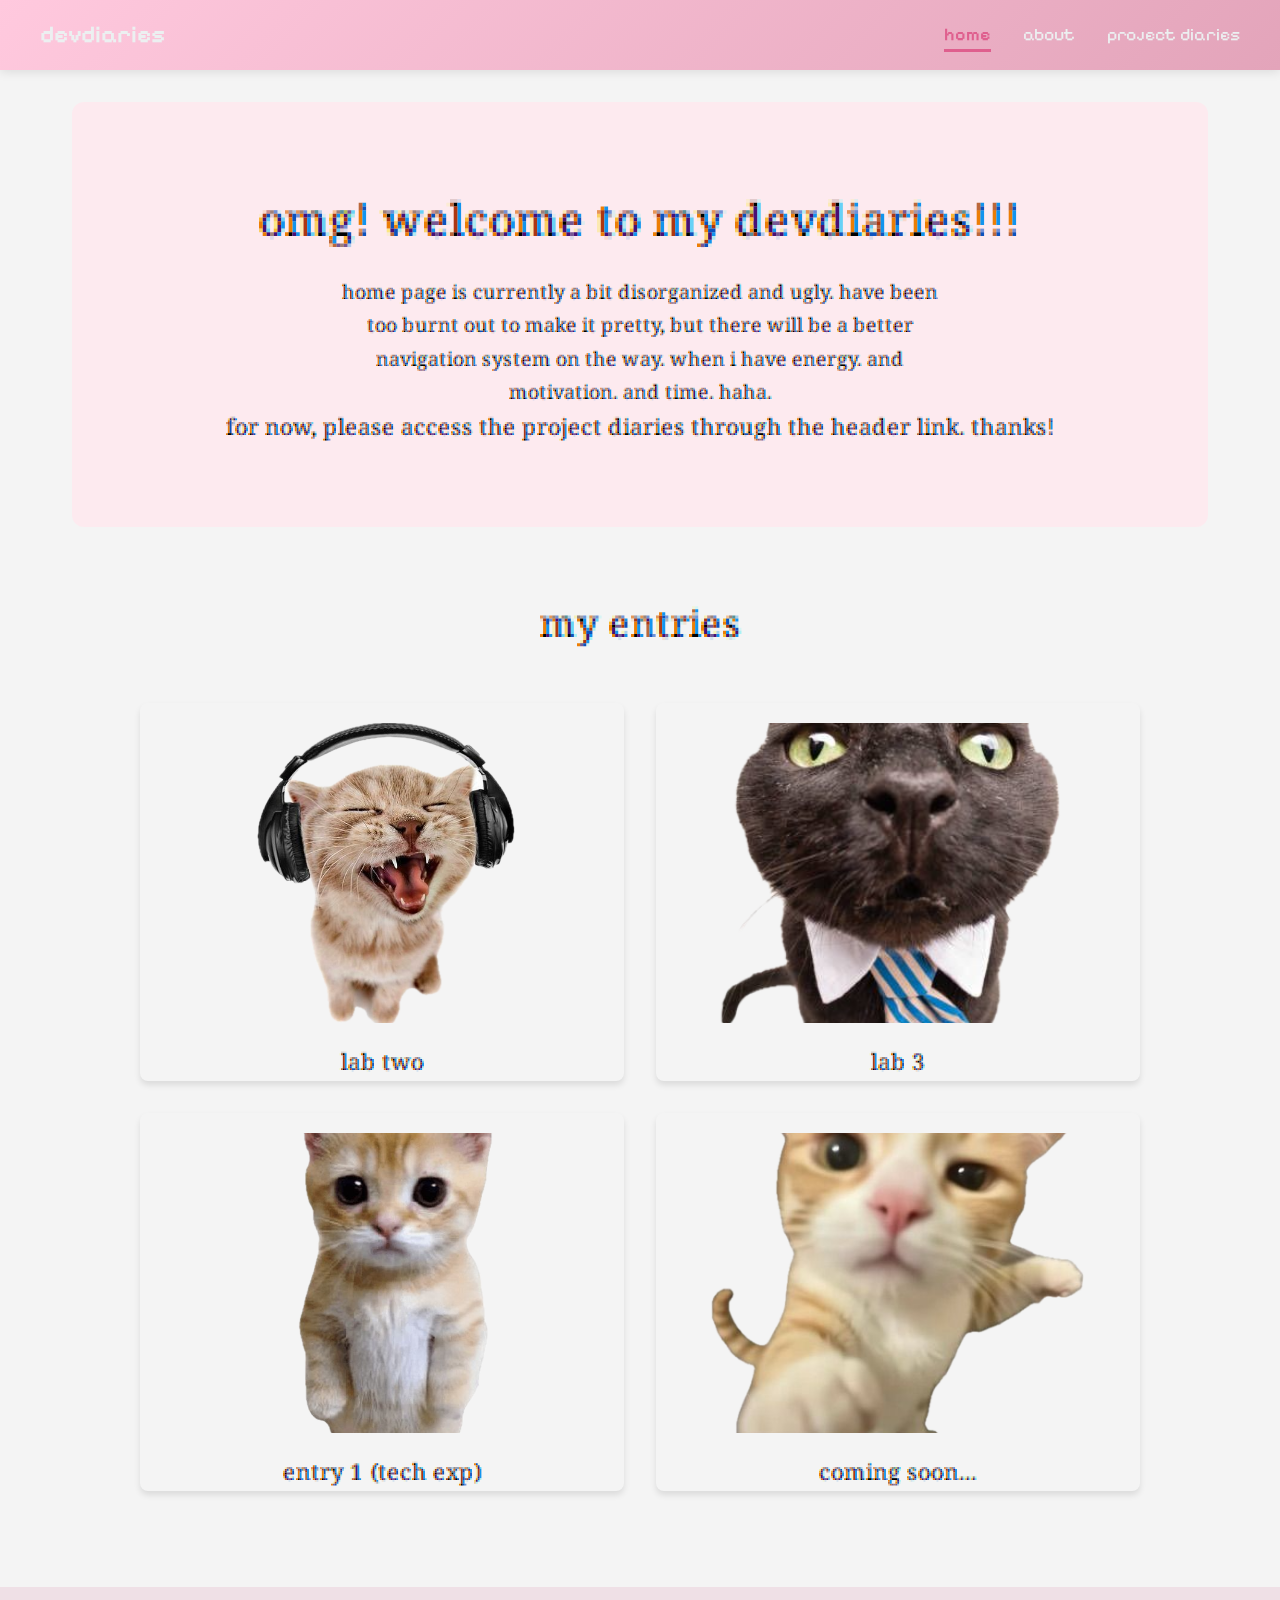
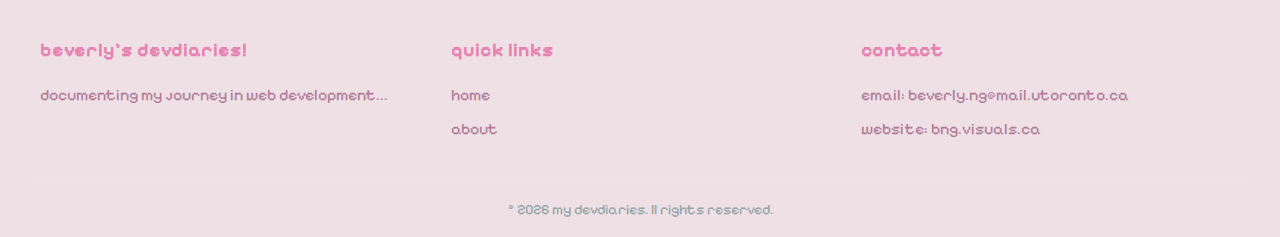
<file: index.html>
<!DOCTYPE html>
<html lang="en">
<head>
    <meta charset="UTF-8">
    <meta name="viewport" content="width=device-width, initial-scale=1.0">
    <title>Document</title>
    <link rel="stylesheet" href="style.css">
    <link rel="preconnect" href="https://fonts.googleapis.com">
    <link rel="preconnect" href="https://fonts.gstatic.com" crossorigin>
    <link href="https://fonts.googleapis.com/css2?family=Coral+Pixels&family=Pixelify+Sans:wght@400..700&display=swap" rel="stylesheet">
</head>
<body>
    <header>
        <nav>
            <div class="logo">
                 <h1><a href="../index.html">devdiaries</a> </h1>
            </div>
            <ul class="nav-links">
                <li><a href="index.html" class="active">home</a></li>
                <li><a href="pages/about.html">about</a></li>
                <li><a href="pages/projectdiaries.html">project diaries</a></li>
            </ul>
        </nav>
    </header>

    <main>

    <section class="hero">
    <h1>omg! welcome to my devdiaries!!!</h1>
    <p>home page is currently a bit disorganized and ugly. have been too burnt out to make it pretty, but there will be a
      better navigation system on the way. when i have energy. and motivation. and time. haha.
    </p>
    <h2>for now, please access the project diaries through the header link. thanks!</h2>
  </section>

  <section class="gallery">
    <h2>my entries</h2>
    
    <div class="gallery-grid">
      
      <div class="gallery-item">
        <a href="pages/lab2.html">
          <img src="images/png  cat.png" alt="cat with headphones">
          <div class="gallery-overlay">
            <h3>lab two</h3>
          </div>
        </a>
      </div>
      
      <div class="gallery-item">
        <a href="pages/lab3.html">
        <img src="images/mr.serious-cat.png" alt="cat in a tie">
        <div class="gallery-overlay">
          <h3>lab 3</h3>
          
        </div>
        </a>
      </div>

      <div class="gallery-item">
        <a href="pages/entry1.html">
        <img src="images/el gato.png" alt="a cat">
        <div class="gallery-overlay">
          <h3>entry 1 (tech exp)</h3>
         
        </div>
        </a>
      </div>

      <div class="gallery-item">
        <img src="images/Bro this car has too much swag.png" alt="Coming soon">
        <div class="gallery-overlay">
          <h3>coming soon...</h3>
       
        </div>
      </div>

      
    </div>
  </section>


    </main>

     <footer>
    <div class="footer-content">
      <div class="footer-section">
        <h3>beverly's devdiaries!</h3>
        <p>documenting my journey in web development...</p>
      </div>
      
      <div class="footer-section">
        <h3>quick links</h3>
        <ul>
          <li><a href="index.html">home</a></li>
          <li><a href="pages/about.html">about</a></li>
        </ul>
      </div>
      
      <div class="footer-section">
        <h3>contact</h3>
        <p>email: beverly.ng@mail.utoronto.ca</p>
        <p>website: <a href="https://bngvisuals.ca/"> bng.visuals.ca </a></p>
      </div>
    </div>
    
    <div class="footer-bottom">
      <p>&copy; 2026 my devdiaries. ll rights reserved.</p>
    </div>
  </footer>
</body>
</html>
</file>
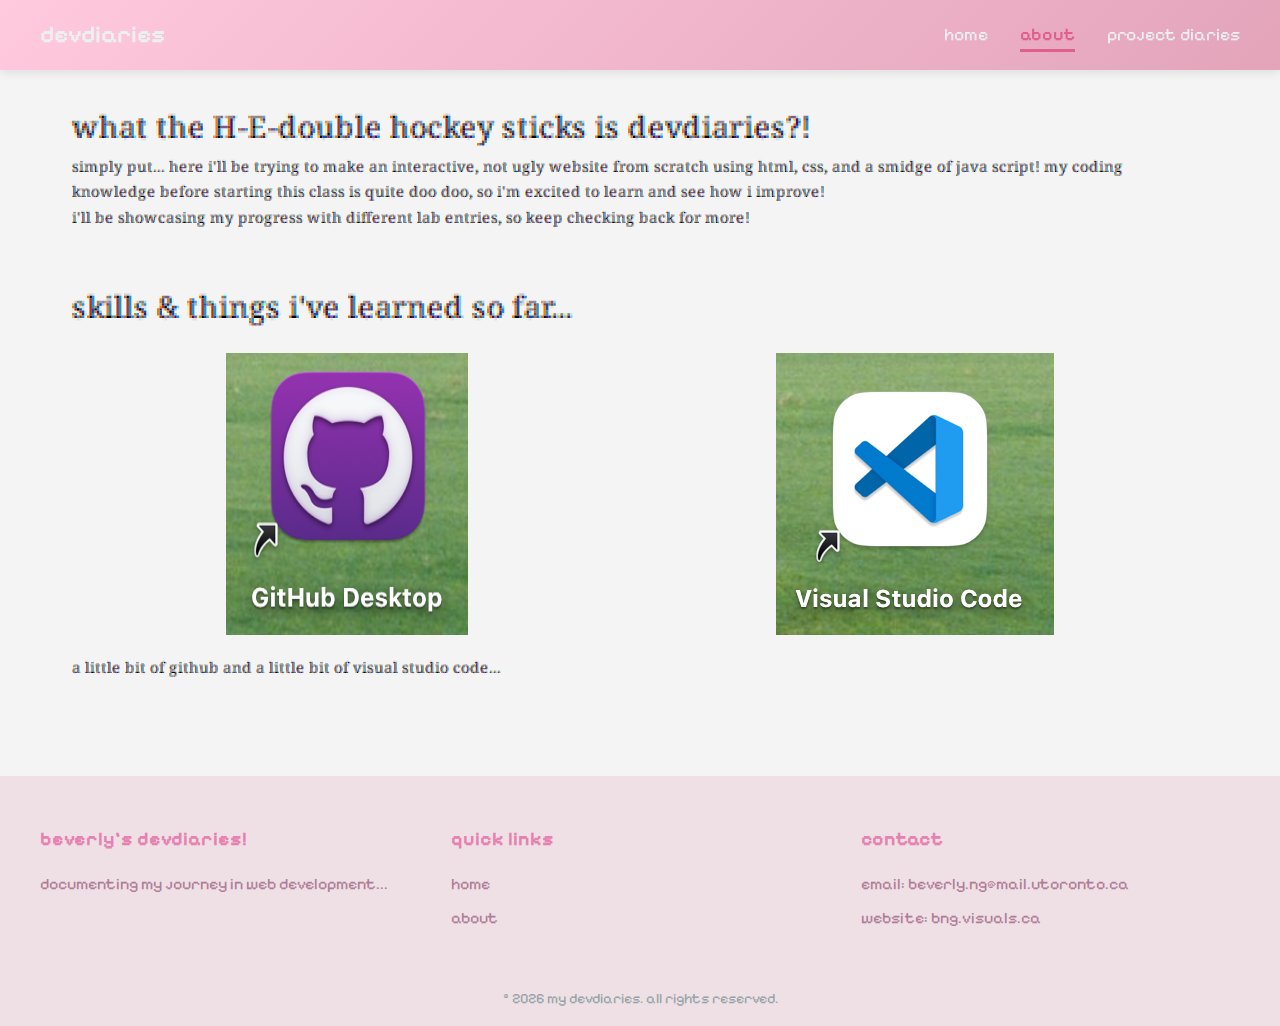
<file: pages/about.html>
<!DOCTYPE html>
<html lang="en">
<head>
    <meta charset="UTF-8">
    <meta name="viewport" content="width=device-width, initial-scale=1.0">
    <title>about</title>
    <link rel="stylesheet" href="../style.css">
    <link rel="preconnect" href="https://fonts.googleapis.com">
    <link rel="preconnect" href="https://fonts.gstatic.com" crossorigin>
    <link href="https://fonts.googleapis.com/css2?family=Coral+Pixels&family=Pixelify+Sans:wght@400..700&display=swap" rel="stylesheet">
    <script defer src="../js/include.js"></script>
  </head>
<body>
    <div data-include="../components/header.html"></div>

    <main>
        <h1>what the H-E-double hockey sticks is devdiaries?!</h1>
        <p>simply put... here i'll be trying to make an interactive, not ugly website from scratch using html, css, and a smidge of
            java script! my coding knowledge before starting this class is quite doo doo, so i'm excited to learn and see how i improve!
        </p>
        <p>i'll be showcasing my progress with different lab entries, so keep checking back for more!</p>
       
        <br><br>

        <h1>skills & things i've learned so far...</h1>
        
        <div class="sticker-grid">
            <img src="../images/github-desktop.png" alt="github desktop app">
            <img src="../images/visual-studio-code.png" alt="visual studio code app">
        </div>
        <p>a little bit of github and a little bit of visual studio code...</p>

        
    </main>

    <div data-include="../components/footer.html"></div>
</body>
</html>
</file>
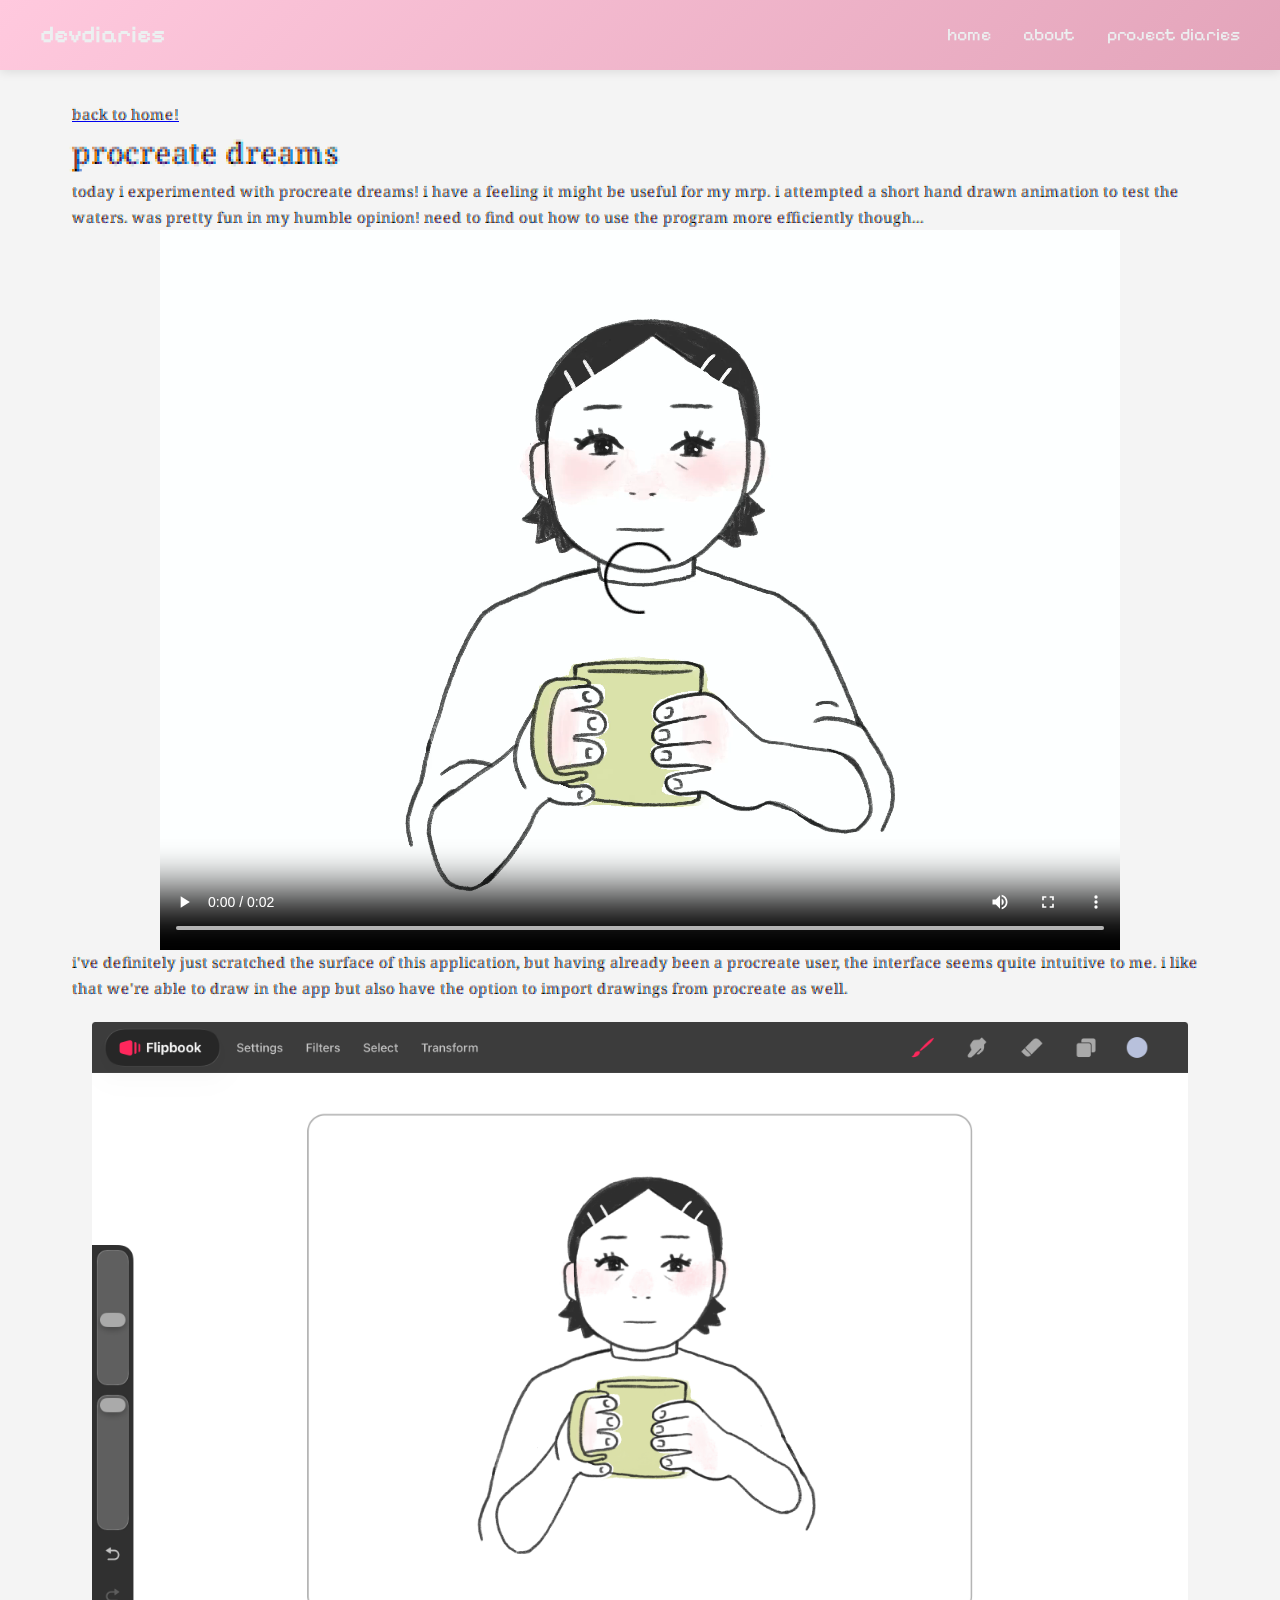
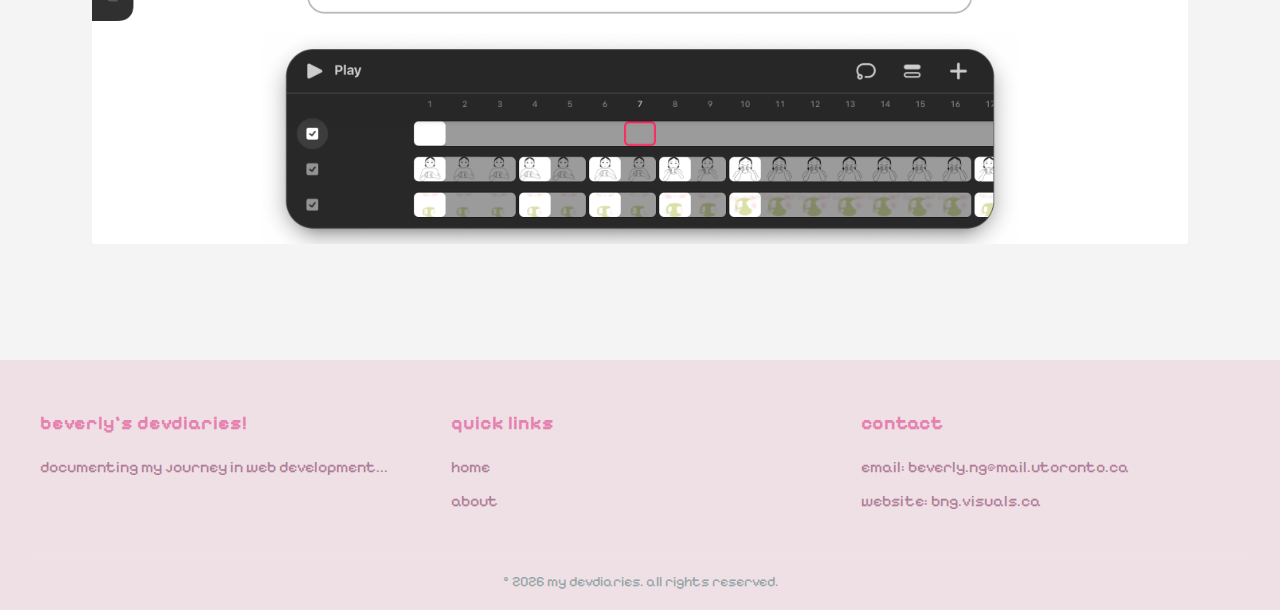
<file: pages/entry1.html>
<!DOCTYPE html>
<html lang="en">
<head>
    <meta charset="UTF-8">
    <meta name="viewport" content="width=device-width, initial-scale=1.0">
    <title>lab 3</title>
    <link rel="stylesheet" href="../style.css">
    <link rel="preconnect" href="https://fonts.googleapis.com">
    <link rel="preconnect" href="https://fonts.gstatic.com" crossorigin>
    <link href="https://fonts.googleapis.com/css2?family=Coral+Pixels&family=Pixelify+Sans:wght@400..700&display=swap" rel="stylesheet">
    <script defer src="../js/include.js"></script>
  </head>

<body>
  <div data-include="../components/header.html"></div>

    <main>
        <p><a href="../index.html">back to home!</a></p>

        <h1>procreate dreams</h1>
        <p>today i experimented with procreate dreams! i have a feeling it might be useful for my mrp. i attempted a 
            short hand drawn animation to test the waters. was pretty fun in my humble opinion! need to find out how to
            use the program more efficiently though...</p>
        
        <div class="videoloop">
        <video controls loop>
         <source src="../images/devdiaryexp_1.mp4" type="video/mp4">
        </video>
        </div>

        <p> i've definitely just scratched the surface of this application, but having already been a procreate
          user, the interface seems quite intuitive to me. i like that we're able to draw in the app but also have the option
          to import drawings from procreate as well.
        </p>
        <img src="../images/devdiaryexp_1_ss.png" alt="screenshot of procreate dreams application">

  
    </main>

   <div data-include="../components/footer.html"></div>
</body>
</html>
</file>
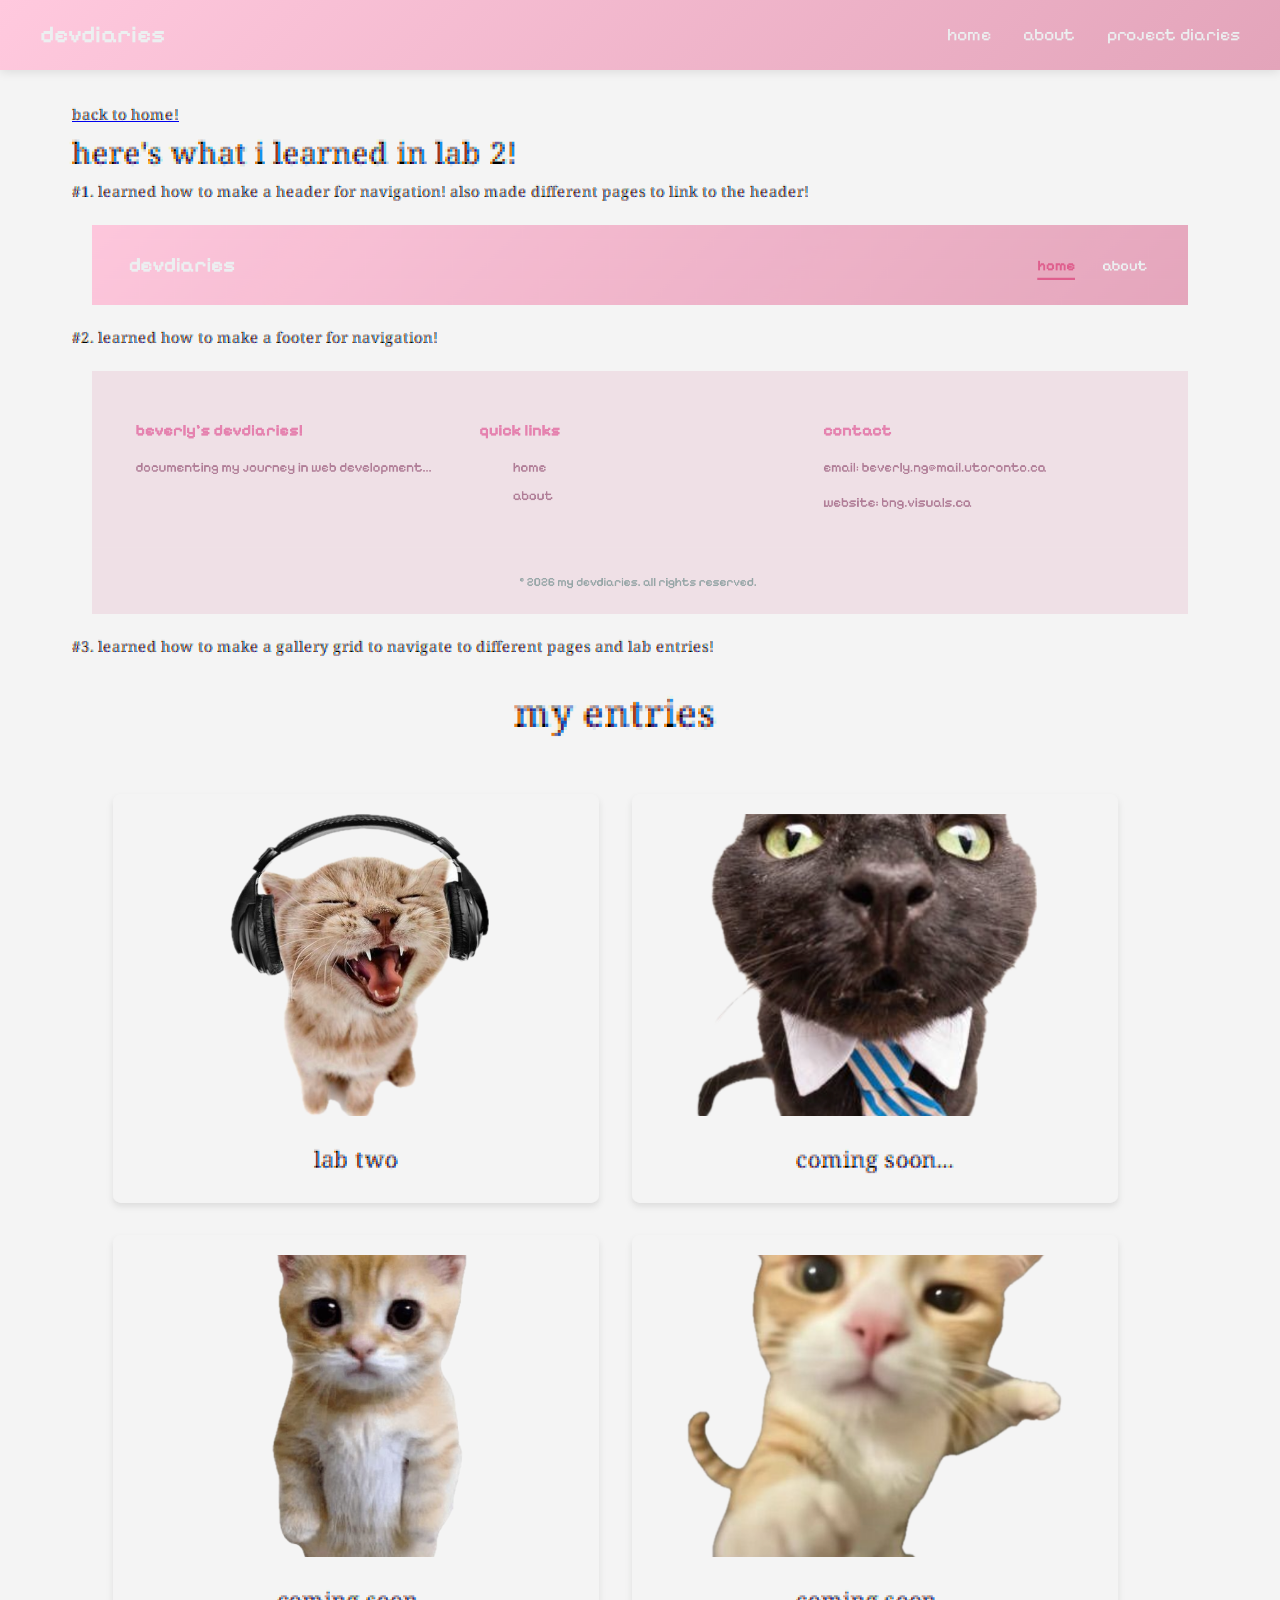
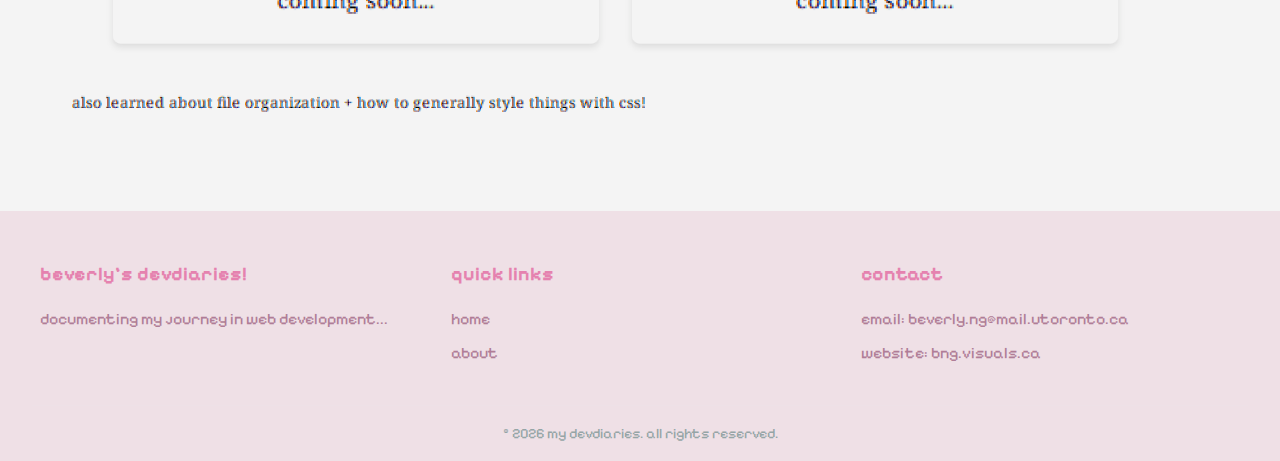
<file: pages/lab2.html>
<!DOCTYPE html>
<html lang="en">
<head>
    <meta charset="UTF-8">
    <meta name="viewport" content="width=device-width, initial-scale=1.0">
    <title>lab 2</title>
    <link rel="stylesheet" href="../style.css">
    <link rel="preconnect" href="https://fonts.googleapis.com">
    <link rel="preconnect" href="https://fonts.gstatic.com" crossorigin>
    <link href="https://fonts.googleapis.com/css2?family=Coral+Pixels&family=Pixelify+Sans:wght@400..700&display=swap" rel="stylesheet">
    <script defer src="../js/include.js"></script>
  </head>
<body>
     <div data-include="../components/header.html"></div>

    <main>
        <p><a href="../index.html">back to home!</a></p>

        <h1>here's what i learned in lab 2!</h1>

        <p>#1. learned how to make a header for navigation! also made different pages to link to the header!</p>
        <img src="../images/lab2-header.png" alt="screenshot of header">

        <p>#2. learned how to make a footer for navigation!</p>
        <img src="../images/lab2-footer.png" alt="screenshot of footer">

        <p>#3. learned how to make a gallery grid to navigate to different pages and lab entries!</p>
        <img src="../images/lab2-gallery.png" alt="screenshot of home page gallery">

        <p> also learned about file organization + how to generally style things with css! </p>
    


    </main>

   <div data-include="../components/footer.html"></div>
</body>
</html>
</file>
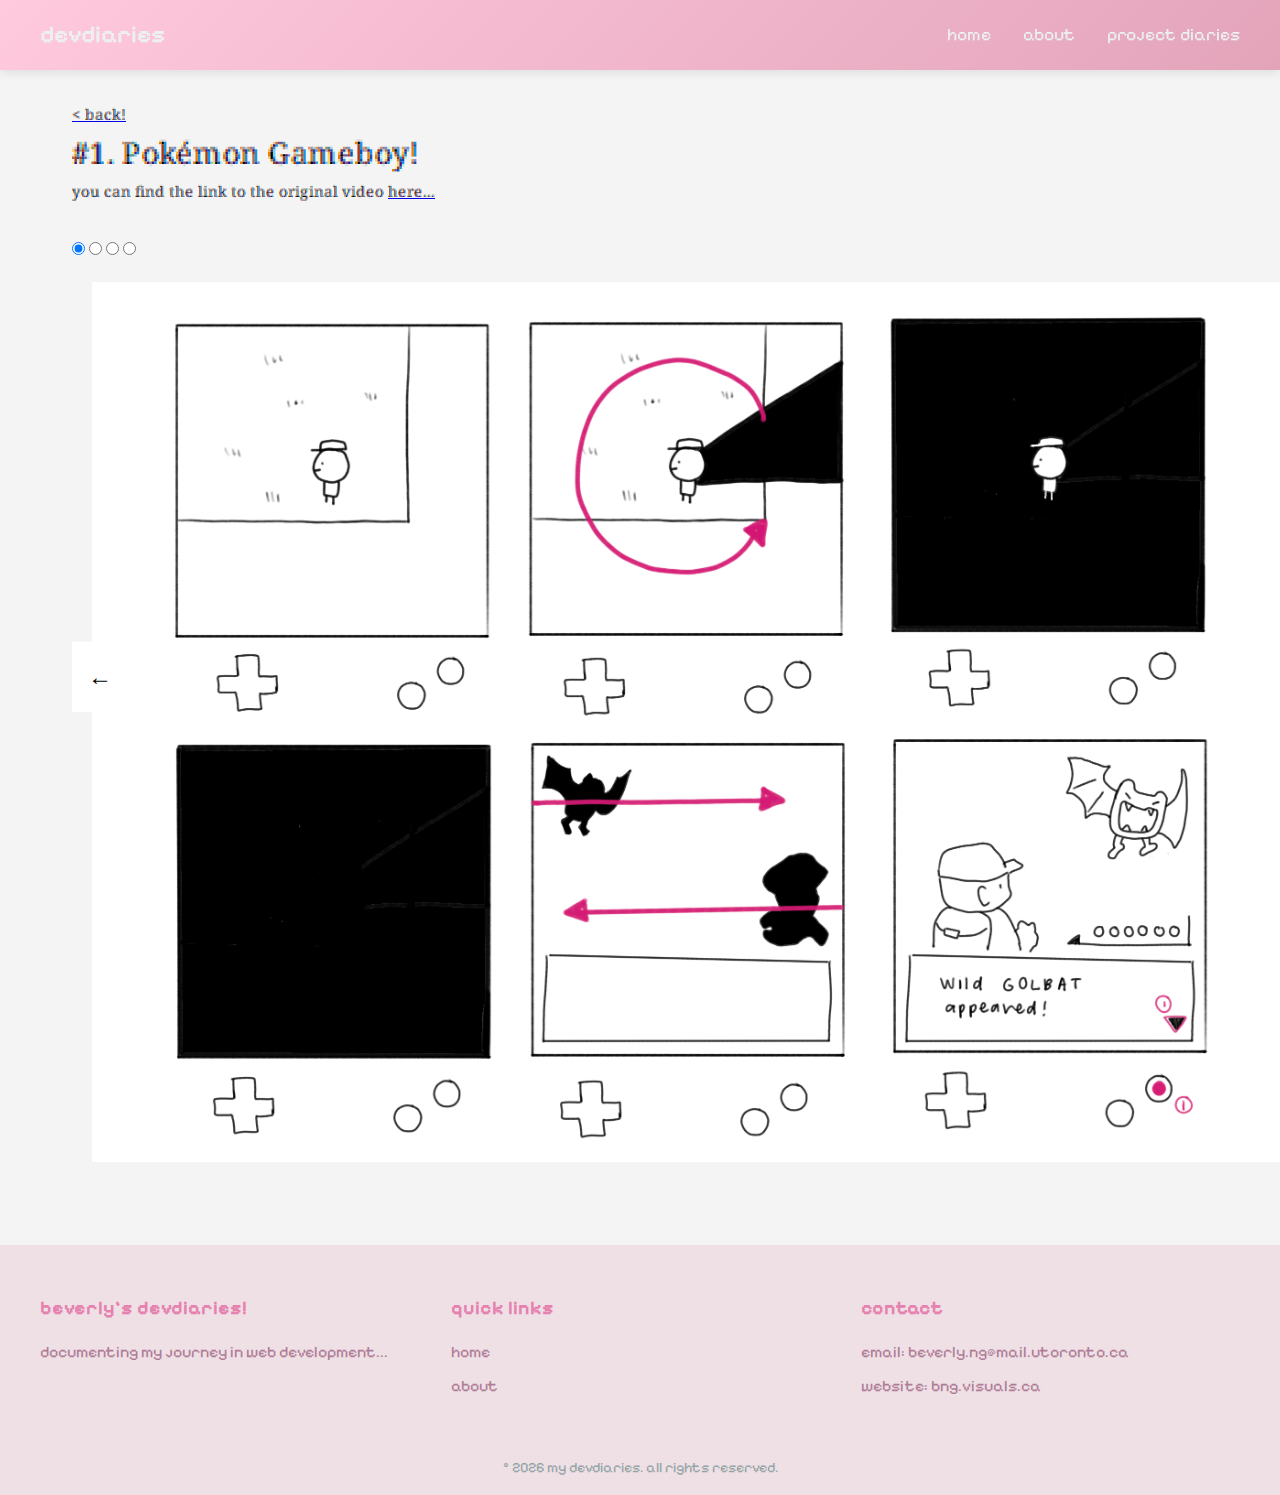
<file: pages/lab3-1.html>
<!DOCTYPE html>
<html lang="en">
<head>
     <meta charset="UTF-8">
    <meta name="viewport" content="width=device-width, initial-scale=1.0">
    <title>lab 3</title>
    <link rel="stylesheet" href="../style.css">
    <link rel="preconnect" href="https://fonts.googleapis.com">
    <link rel="preconnect" href="https://fonts.gstatic.com" crossorigin>
    <link href="https://fonts.googleapis.com/css2?family=Coral+Pixels&family=Pixelify+Sans:wght@400..700&display=swap" rel="stylesheet">
    <script defer src="../js/include.js"></script>
  </head>
<body>
     <div data-include="../components/header.html"></div>
    
    <main>
        <a href="lab3.html"> < back!</a></p>

        <h1> #1. Pokémon Gameboy!</h1>
        <p> you can find the link to the original video <a href="https://www.youtube.com/shorts/0kGG8jiNFlU">here...</a></p>
      
        <div class="slideshow">
  <!-- Hidden radio inputs to track active slide -->
  <input type="radio" name="slides" id="slide1" checked>
  <input type="radio" name="slides" id="slide2">
  <input type="radio" name="slides" id="slide3">
  <input type="radio" name="slides" id="slide4">
 
  <!-- Slides container -->
  <div class="slides-container">
    <!-- Slide 1 -->
    <div class="slide slide-1">
      <img src="../images/lab3-vid1-1.png" alt="Slide 1">
    </div>
    <!-- Slide 2 -->
    <div class="slide slide-2">
      <img src="../images/lab3-vid1-2.png" alt="Slide 2">
    </div>
    <!-- Slide 3 -->
    <div class="slide slide-3">
      <img src="../images/lab3-vid1-3.png" alt="Slide 3">
    </div>
    <!-- Slide 4 -->
    <div class="slide slide-4">
      <img src="../images/lab3-vid1-4.png" alt="Slide 4">
    </div>
  </div>

  <!-- Next/Previous Buttons -->
  <!-- Previous buttons -->
  <label for="slide4" class="prev prev-1">←</label> <!-- For slide 1: prev is slide 4 -->
  <label for="slide1" class="prev prev-2">←</label> <!-- For slide 2: prev is slide 1 -->
  <label for="slide2" class="prev prev-3">←</label> <!-- For slide 3: prev is slide 2 -->
   <label for="slide3" class="prev prev-4">←</label> <!-- For slide 4: prev is slide 3 -->
 
  <!-- Next buttons -->
  <label for="slide2" class="next next-1">→</label> <!-- For slide 1: next is slide 2 -->
  <label for="slide3" class="next next-2">→</label> <!-- For slide 2: next is slide 3 -->
  <label for="slide4" class="next next-3">→</label> <!-- For slide 3: next is slide 4 -->
  <label for="slide1" class="next next-4">→</label> <!-- For slide 4: next is slide 1 -->
</div>


    </main>

    <div data-include="../components/footer.html"></div>
</body>
</html>
</file>
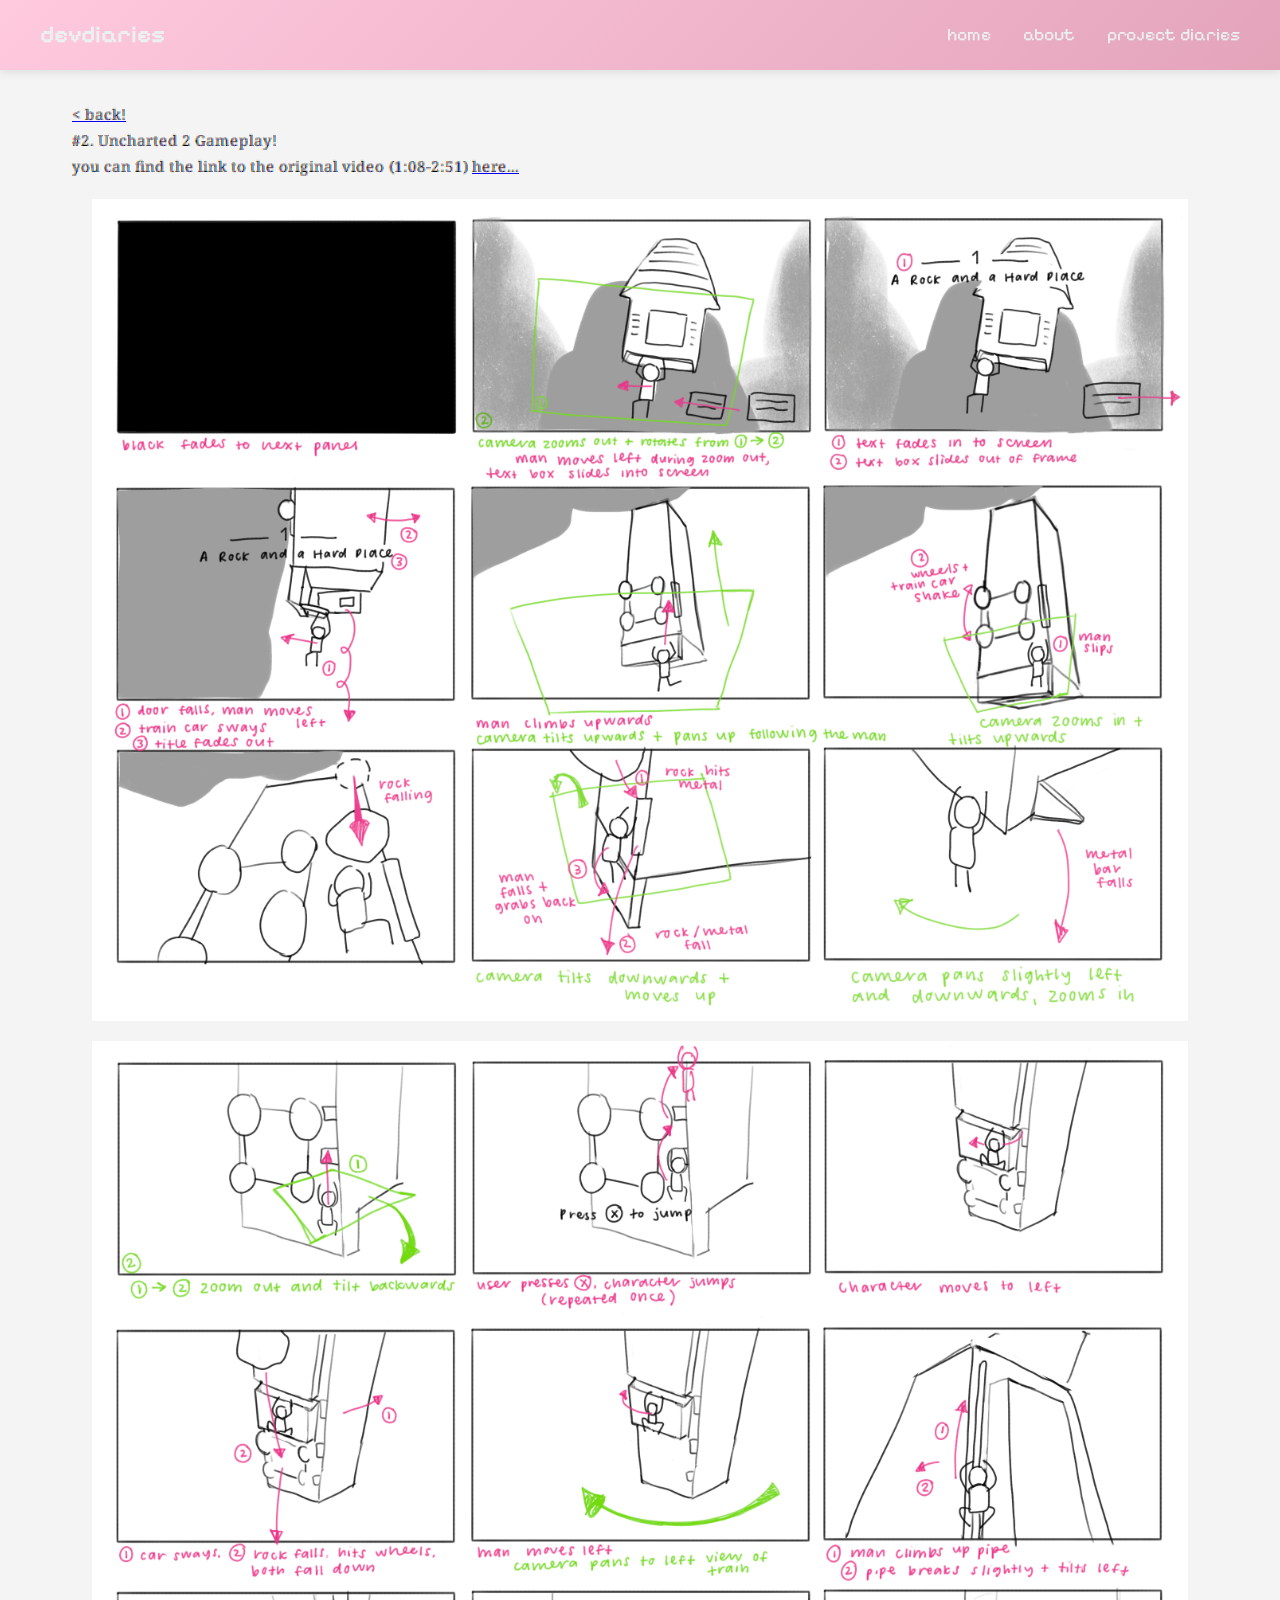
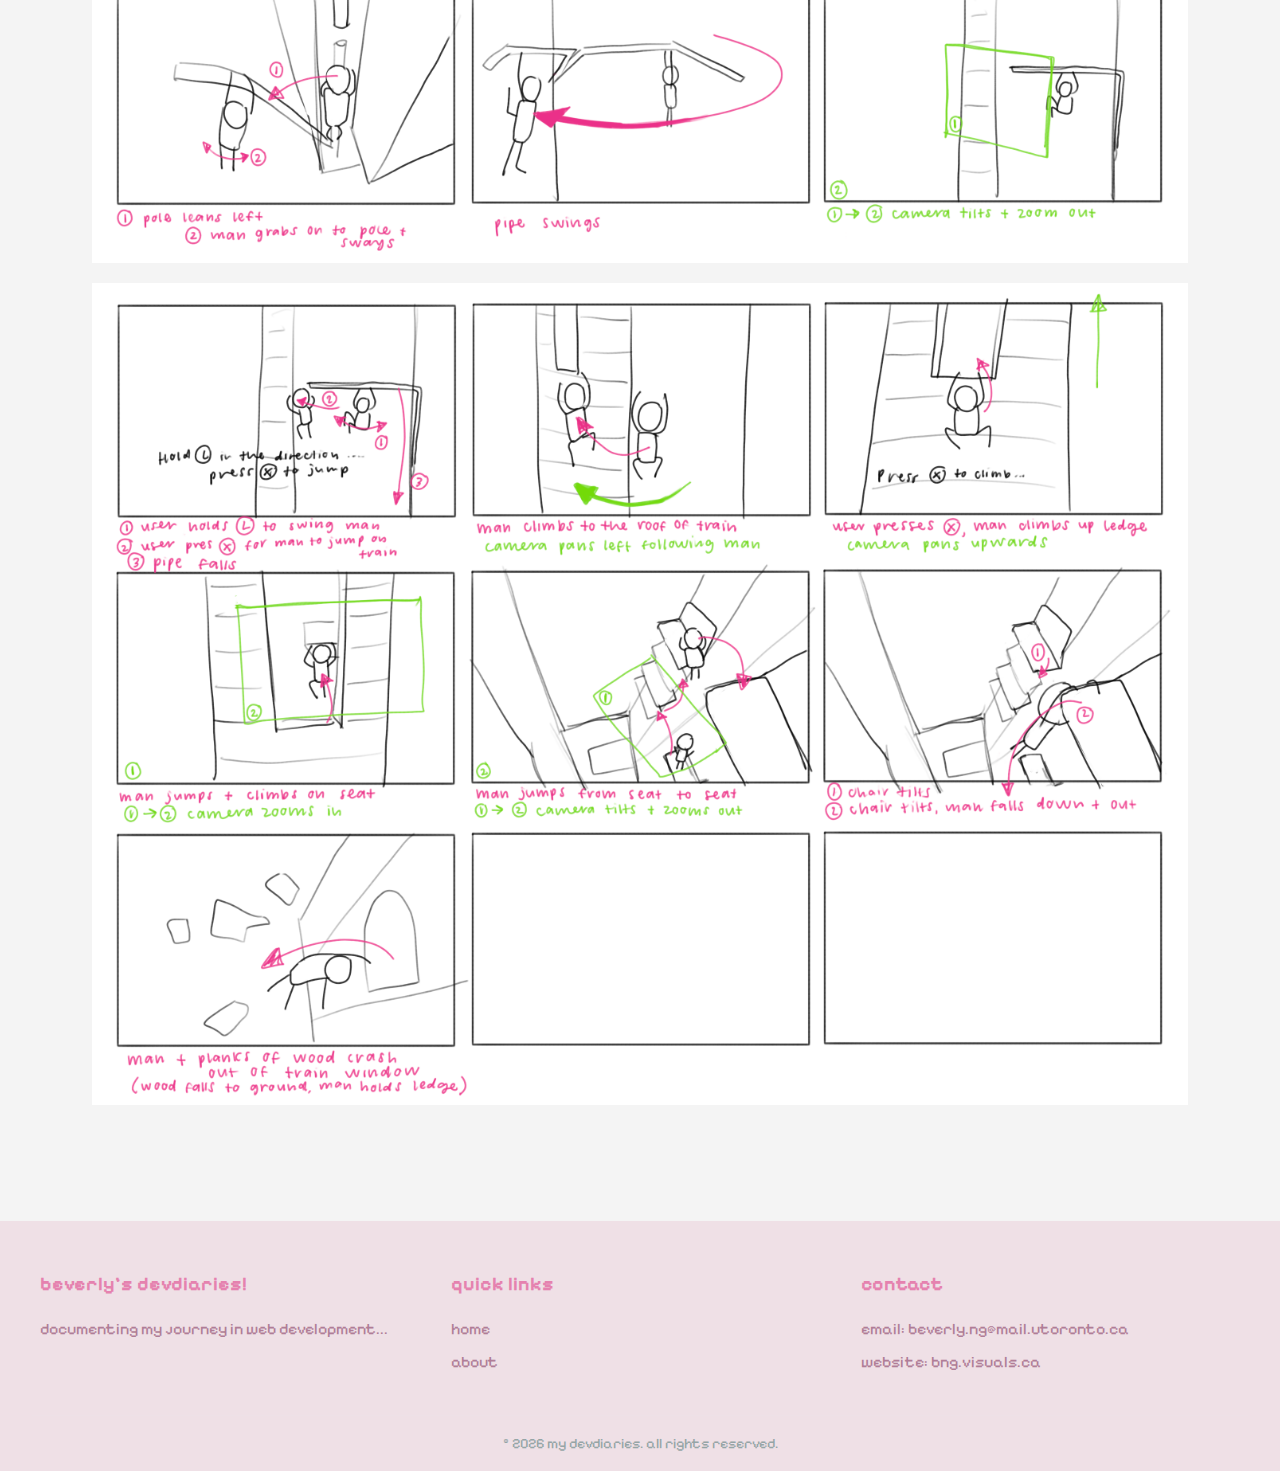
<file: pages/lab3-2.html>
<!DOCTYPE html>
<html lang="en">
<head>
     <meta charset="UTF-8">
    <meta name="viewport" content="width=device-width, initial-scale=1.0">
    <title>lab 3</title>
    <link rel="stylesheet" href="../style.css">
    <link rel="preconnect" href="https://fonts.googleapis.com">
    <link rel="preconnect" href="https://fonts.gstatic.com" crossorigin>
    <link href="https://fonts.googleapis.com/css2?family=Coral+Pixels&family=Pixelify+Sans:wght@400..700&display=swap" rel="stylesheet">
</head>
<body>
     <header>
        <nav>
            <div class="logo">
                <h1><a href="../index.html">devdiaries</a> </h1>
            </div>
            <ul class="nav-links">
                <li><a href="../index.html">home</a></li>
                <li><a href="about.html">about</a></li>
                <li><a href="projectdiaries.html">project diaries</a></li>
            </ul>
        </nav>
    </header>
    
    <main>
        <a href="lab3.html"> < back!</a></p>
        <p> #2. Uncharted 2 Gameplay!</p>
        <p> you can find the link to the original video (1:08-2:51) <a href="https://www.youtube.com/watch?v=L6eVIaGhHcE&t=68s">here...</a></p>
        <img src="../images/vid2-1.png">
        <img src="../images/vid2-2.png">
        <img src="../images/vid2-3.png">


    </main>

    <footer>
    <div class="footer-content">
      <div class="footer-section">
        <h3>beverly's devdiaries!</h3>
        <p>documenting my journey in web development...</p>
      </div>
      
      <div class="footer-section">
        <h3>quick links</h3>
        <ul>
          <li><a href="../index.html">home</a></li>
          <li><a href="about.html">about</a></li>
        </ul>
      </div>
      
      <div class="footer-section">
        <h3>contact</h3>
        <p>email: beverly.ng@mail.utoronto.ca</p>
        <p>website: <a href="https://bngvisuals.ca/"> bng.visuals.ca </a></p>
      </div>
    </div>
    
    <div class="footer-bottom">
      <p>&copy; 2026 my devdiaries. all rights reserved.</p>
    </div>
  </footer>
</body>
</html>
</file>
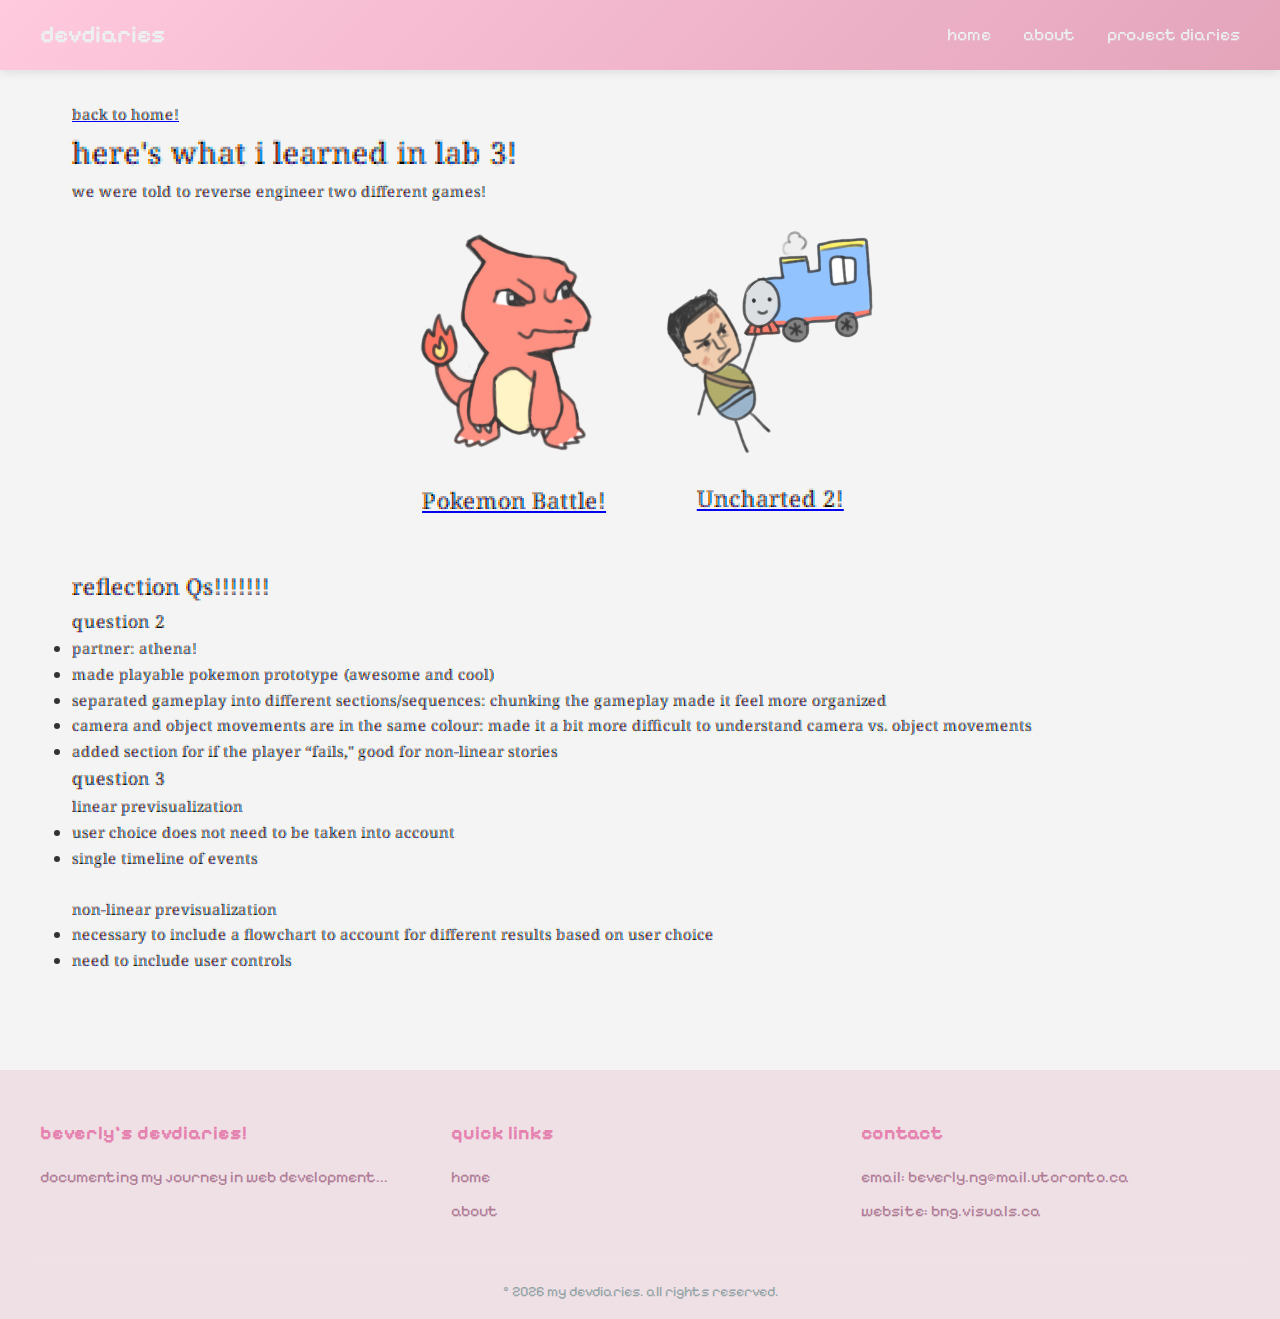
<file: pages/lab3.html>
<!DOCTYPE html>
<html lang="en">
<head>
    <meta charset="UTF-8">
    <meta name="viewport" content="width=device-width, initial-scale=1.0">
    <title>lab 3</title>
    <link rel="stylesheet" href="../style.css">
    <link rel="preconnect" href="https://fonts.googleapis.com">
    <link rel="preconnect" href="https://fonts.gstatic.com" crossorigin>
    <link href="https://fonts.googleapis.com/css2?family=Coral+Pixels&family=Pixelify+Sans:wght@400..700&display=swap" rel="stylesheet">
    <script defer src="../js/include.js"></script>
</head>
<body>
     <div data-include="../components/header.html"></div>

    <main>
        <p><a href="../index.html">back to home!</a></p>

        <h1>here's what i learned in lab 3!</h1>

        <p>we were told to reverse engineer two different games!</p>

      <div class="sticker-grid">

        <div class="stickerbutton">
        <a href="lab3-1.html">
          <img src="../images/charmeleon.png" alt="charmeleon pokemon">
            <h2>Pokemon Battle!</h2>
          </a>
          </div>

          <div class="stickerbutton">
        <a href="lab3-2.html">
          <img src="../images/uncharted.png" alt="stickman holding thomas the train">
            <h2>Uncharted 2!</h2>
        </a>
        </div>
      </div>

      <h2>reflection Qs!!!!!!!</h2>
      <h3>question 2</h3>
      <ul>
        <li>partner: athena!</li>
        <li>made playable pokemon prototype (awesome and cool)</li>
        <li>separated gameplay into different sections/sequences: chunking the gameplay made it feel more organized</li>
        <li>camera and object movements are in the same colour: made it a bit more difficult to understand camera vs. object movements</li>
       <li>added section for if the player “fails," good for non-linear stories</li>
      </ul>

      <h3>question 3</h3>
      <ul>
        <p>linear previsualization</p>
        <li>user choice does not need to be taken into account</li>
        <li>single timeline of events</li>
        <br>
        <p>non-linear previsualization</p>
        <li>necessary to include a flowchart to account for different results based on user choice</li>
        <li>need to include user controls</li>
      </ul>
    </main>

   <div data-include="../components/footer.html"></div>
</body>
</html>
</file>
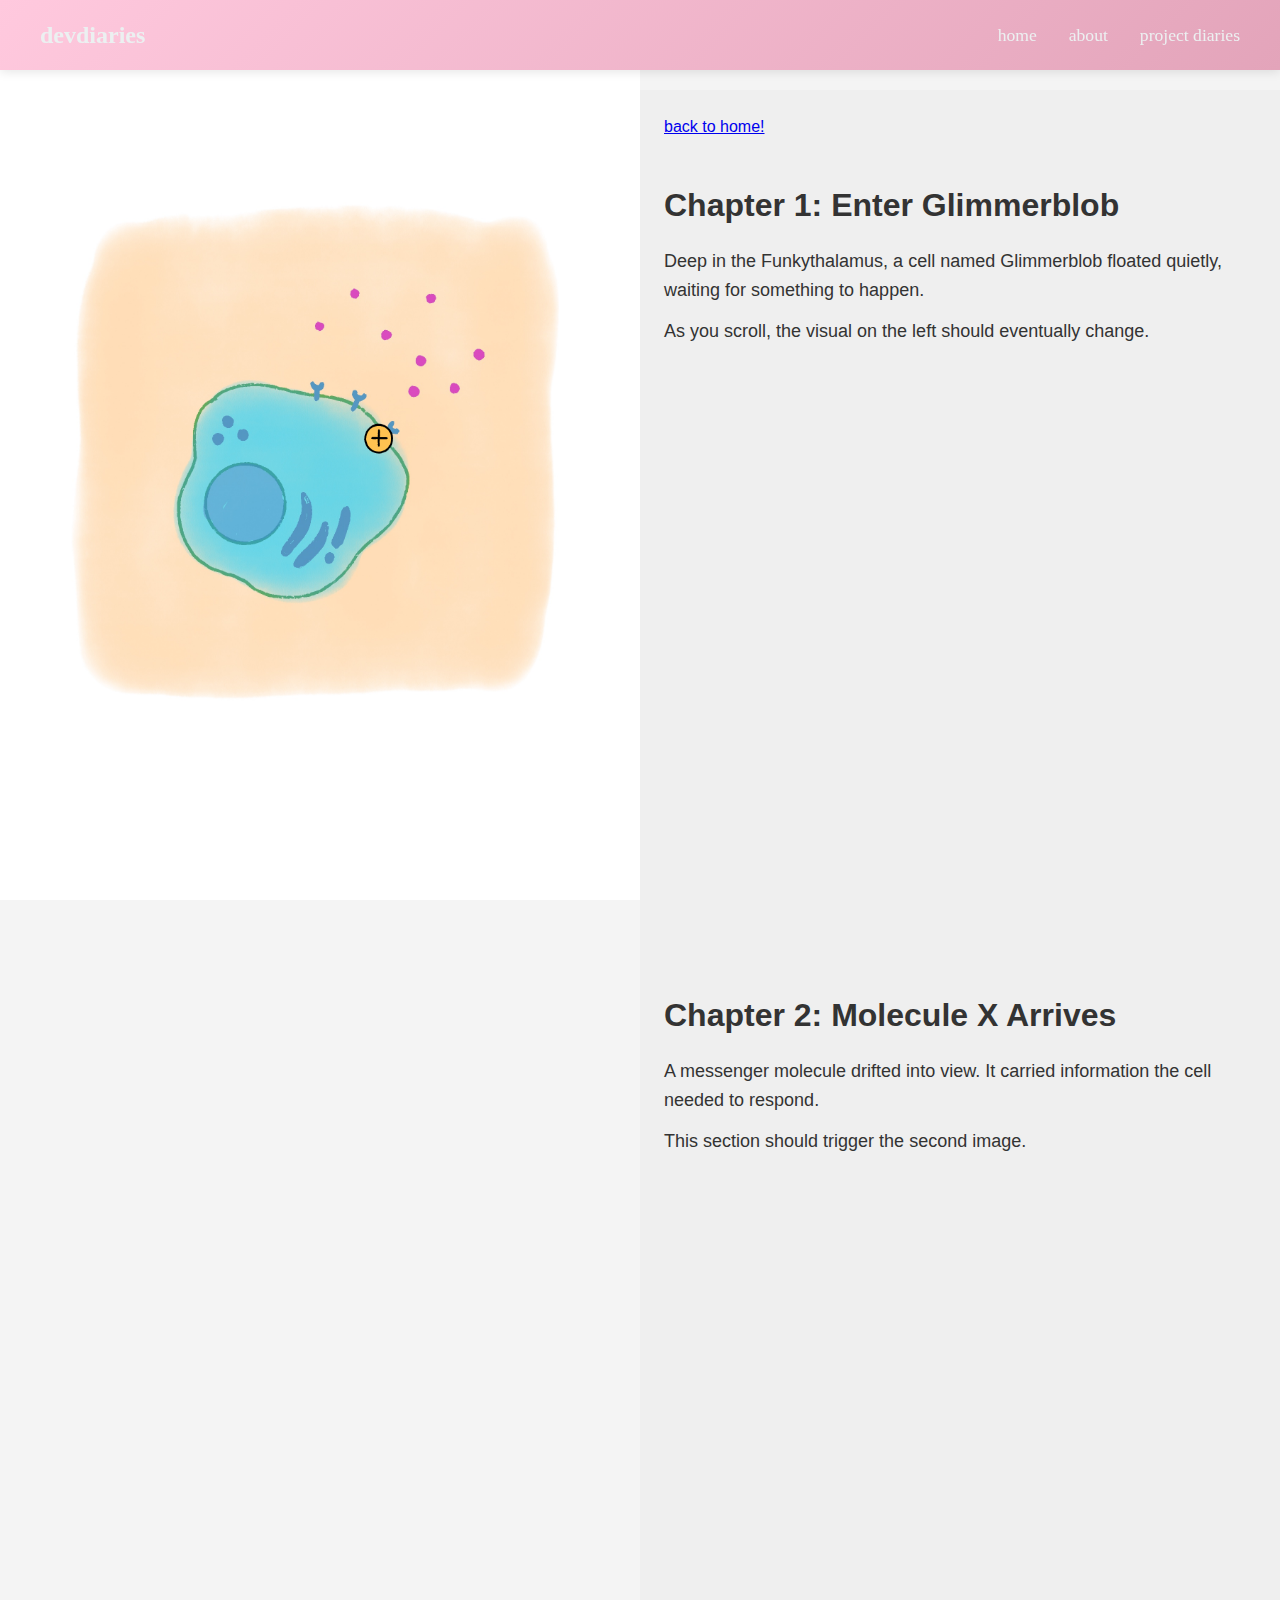
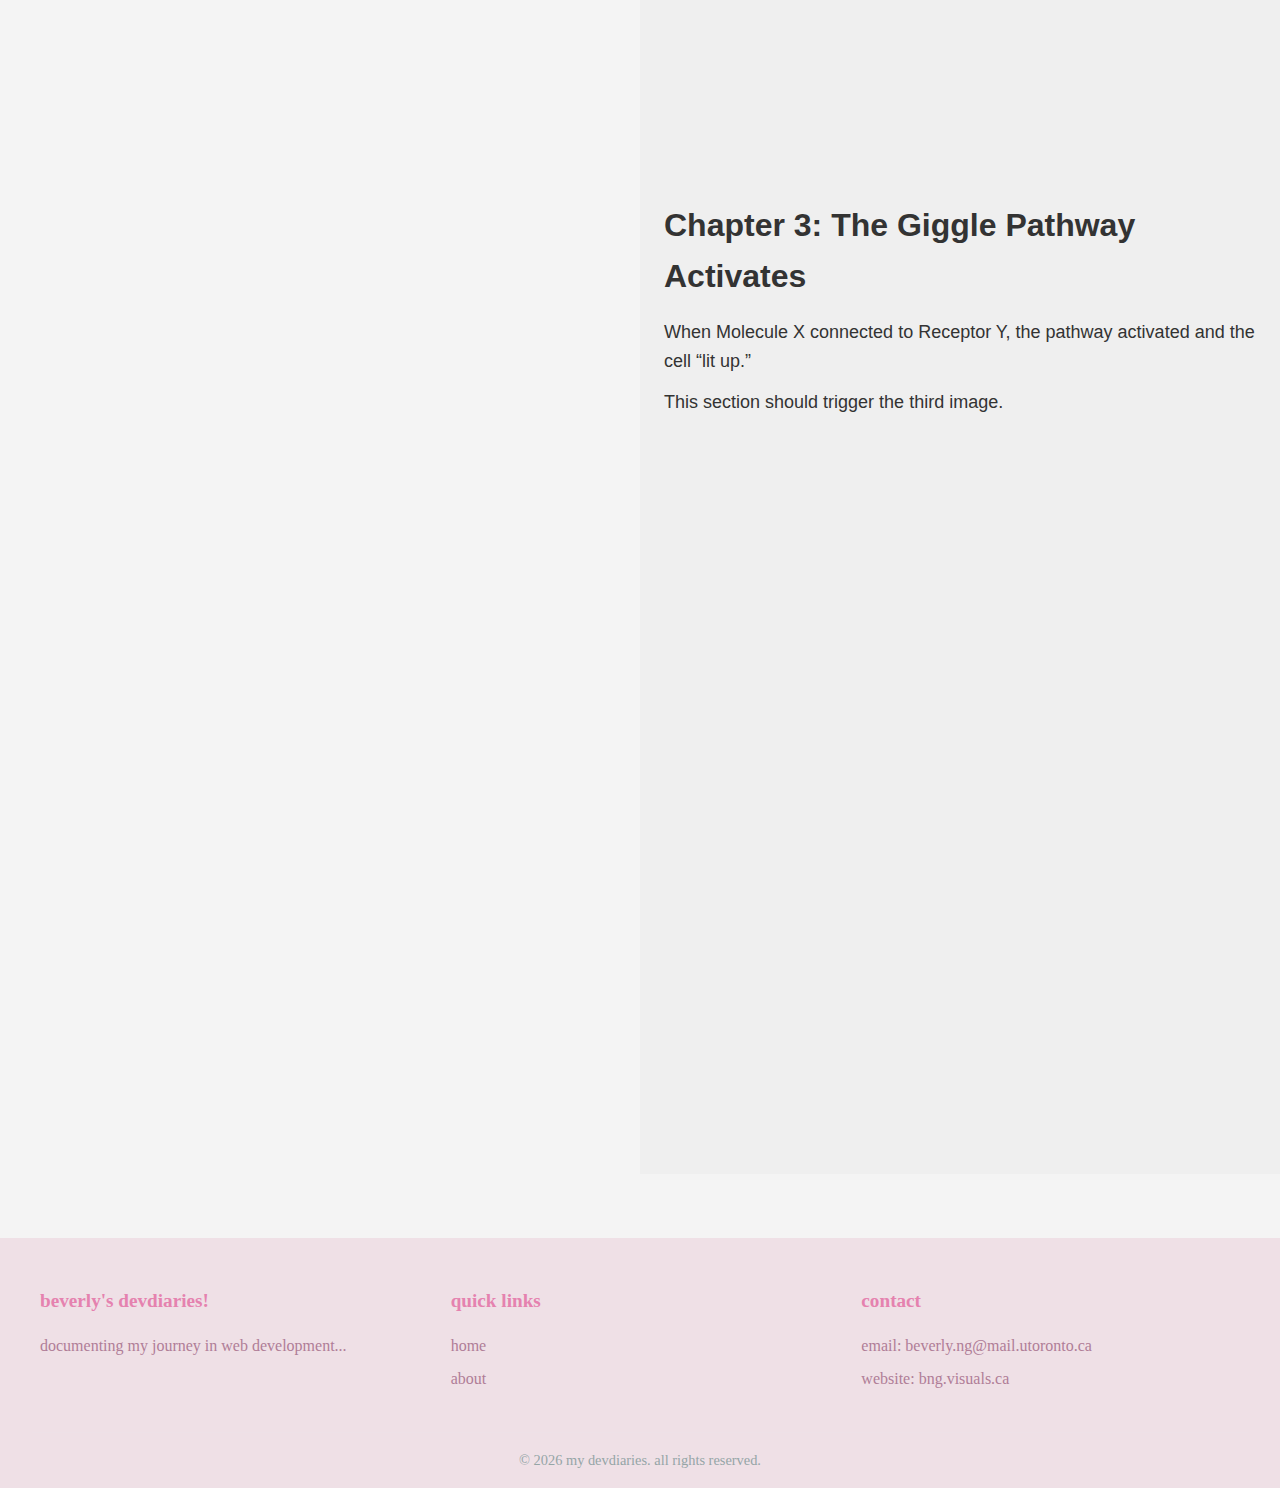
<file: pages/lab4.html>
<!DOCTYPE html>
<html lang="en">
<head>
 <meta charset="UTF-8" />
 <meta name="viewport" content="width=device-width, initial-scale=1.0" />
 <title>Lab 4 - Scrollytelling</title>


 <!-- Connect CSS -->
 <link rel="stylesheet" href="../style.css" />
 <script defer src="../js/include.js"></script>
</head>
<body>

  <div data-include="../components/header.html"></div>
  
<div class="scrolly-container">


   <!-- LEFT: visuals -->
   <div class="visual-column">
   <div class="visual-stack">


 <div class="visual active" id="visual-1">
    <div class="image-stage">


   <img class="main-image" src="../assets/Step1.jpg" alt="Step 1" />


   <!-- Hover hotspot -->
   <div class="hotspot">


     <img src="../assets/hotspot.png" alt="Hotspot icon" class="hotspot-icon" />


     <div class="hotspot-label">
       This receptor binds Molecule X and activates the pathway.
     </div>


   </div>
   </div>


 </div>
 </div>


 <div class="visual" id="visual-2">
   <img src="../assets/Step2.jpg" alt="Step 2" />
 </div>


 <div class="visual" id="visual-3">
   <img src="../assets/Step3.jpg" alt="Step 3" />
 </div>

   </div>


   <!-- RIGHT: story text -->
   <div class="text-column">

    <a href="../index.html"> back to home!</a>
    
     <section class="story-step" data-visual="1">
 <h2>Chapter 1: Enter Glimmerblob</h2>
 <p>Deep in the Funkythalamus, a cell named Glimmerblob floated quietly, waiting for something to happen.</p>
 <p>As you scroll, the visual on the left should eventually change.</p>
</section>


<section class="story-step" data-visual="2">
 <h2>Chapter 2: Molecule X Arrives</h2>
 <p>A messenger molecule drifted into view. It carried information the cell needed to respond.</p>
 <p>This section should trigger the second image.</p>
</section>


<section class="story-step" data-visual="3">
 <h2>Chapter 3: The Giggle Pathway Activates</h2>
 <p>When Molecule X connected to Receptor Y, the pathway activated and the cell “lit up.”</p>
 <p>This section should trigger the third image.</p>
</section>


<div class="spacer"></div>
   </div>


 </div>



 <script src="../js/script.js"></script>

 <div data-include="../components/footer.html"></div>
</body>
</html>
</file>
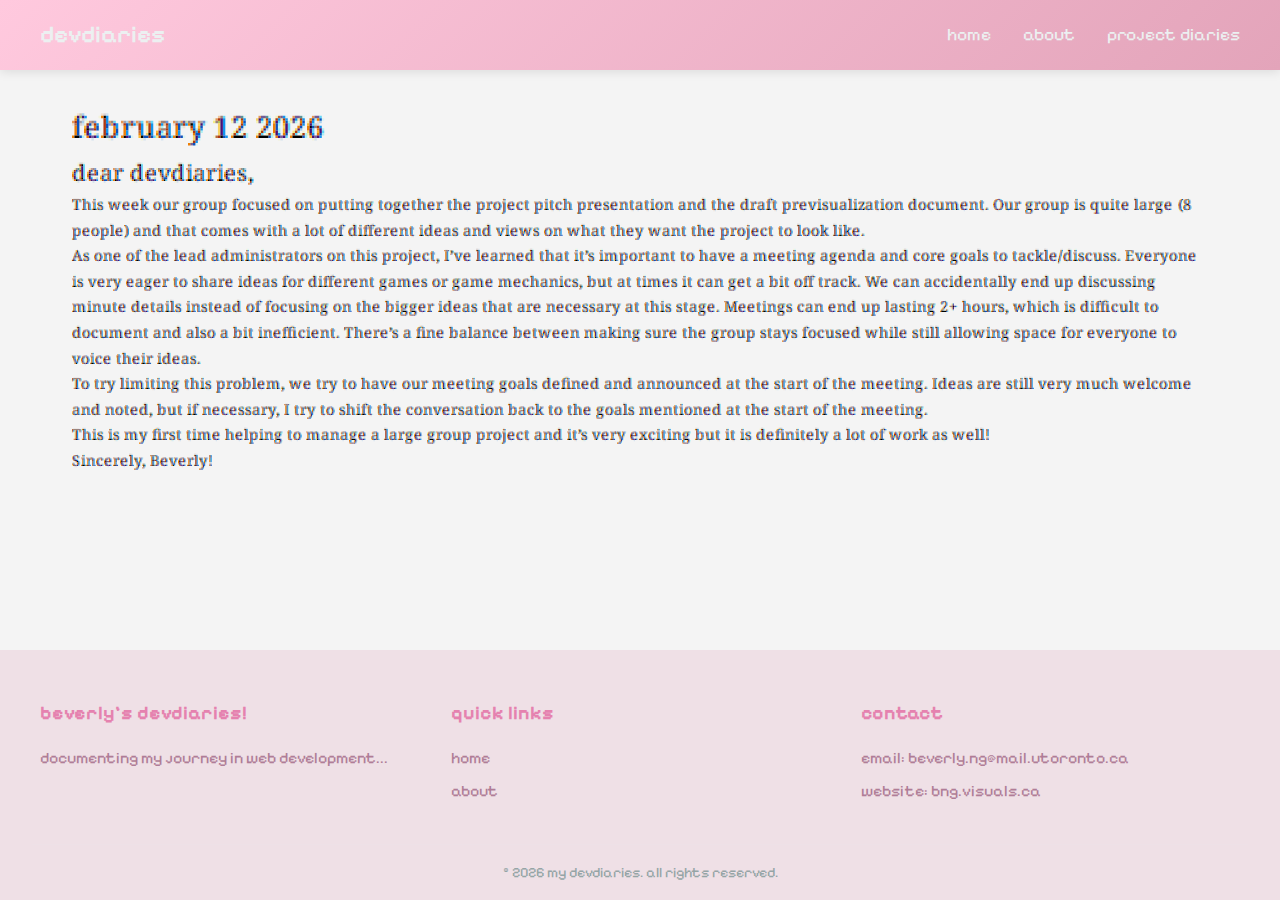
<file: pages/PD-1.html>
<!DOCTYPE html>
<html lang="en">
<head>
    <meta charset="UTF-8">
    <meta name="viewport" content="width=device-width, initial-scale=1.0">
    <title>projectdiaries</title>
    <link rel="stylesheet" href="../style.css">
    <link rel="preconnect" href="https://fonts.googleapis.com">
    <link rel="preconnect" href="https://fonts.gstatic.com" crossorigin>
    <link href="https://fonts.googleapis.com/css2?family=Coral+Pixels&family=Pixelify+Sans:wght@400..700&display=swap" rel="stylesheet">
</head>
<body>
    <header>
        <nav>
            <div class="logo">
                <h1><a href="../index.html">devdiaries</a> </h1>
            </div>
            <ul class="nav-links">
                <li><a href="../index.html">home</a></li>
                <li><a href="about.html">about</a></li>
                <li><a href="projectdiaries.html">project diaries</a></li>
            </ul>
        </nav>
    </header>

    <main>
        <h1>february 12 2026</h1>

        <h2>dear devdiaries,</h2>
        <p>This week our group focused on putting together the project pitch presentation and the draft previsualization document. Our group is quite large (8 people) and that comes with a lot of different ideas and views on what they want the project to look like. </p>
        <p>As one of the lead administrators on this project, I’ve learned that it’s important to have a meeting agenda and core goals to tackle/discuss. Everyone is very eager to share ideas for different games or game mechanics, but at times it can get a bit off track. We can accidentally end up discussing minute details instead of focusing on the bigger ideas that are necessary at this stage. Meetings can end up lasting 2+ hours, which is difficult to document and also a bit inefficient. There’s a fine balance between making sure the group stays focused while still allowing space for everyone to voice their ideas.</p>
        <p>To try limiting this problem, we try to have our meeting goals defined and announced at the start of the meeting. Ideas are still very much welcome and noted, but if necessary, I try to shift the conversation back to the goals mentioned at the start of the meeting. </p>
       <p>This is my first time helping to manage a large group project and it’s very exciting but it is definitely a lot of work as well!</p>
        <p>Sincerely, Beverly!</p>
      
    

        
    </main>

    <footer>
    <div class="footer-content">
      <div class="footer-section">
        <h3>beverly's devdiaries!</h3>
        <p>documenting my journey in web development...</p>
      </div>
      
      <div class="footer-section">
        <h3>quick links</h3>
        <ul>
          <li><a href="../index.html">home</a></li>
          <li><a href="about.html">about</a></li>
        </ul>
      </div>
      
      <div class="footer-section">
        <h3>contact</h3>
        <p>email: beverly.ng@mail.utoronto.ca</p>
        <p>website: <a href="https://bngvisuals.ca/"> bng.visuals.ca </a></p>
      </div>
    </div>
    
    <div class="footer-bottom">
      <p>&copy; 2026 my devdiaries. all rights reserved.</p>
    </div>
  </footer>
</body>
</html>
</file>
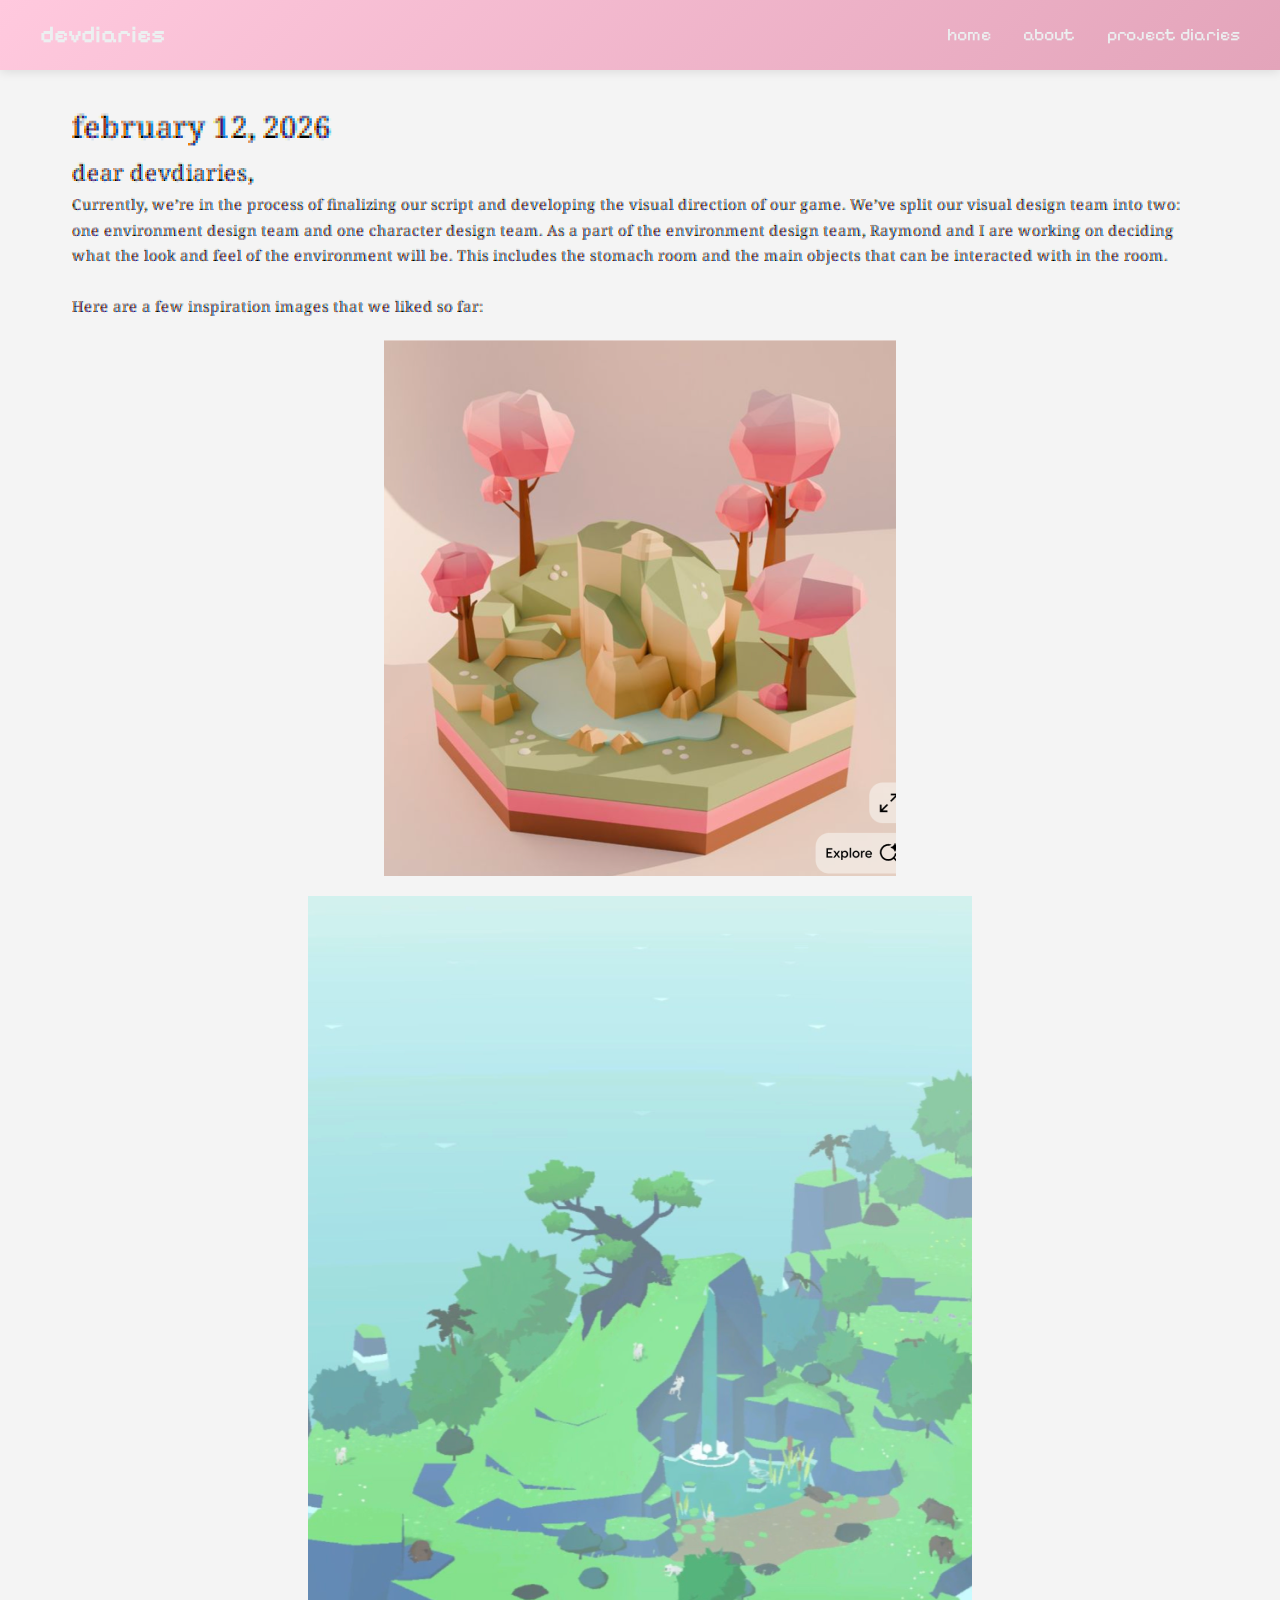
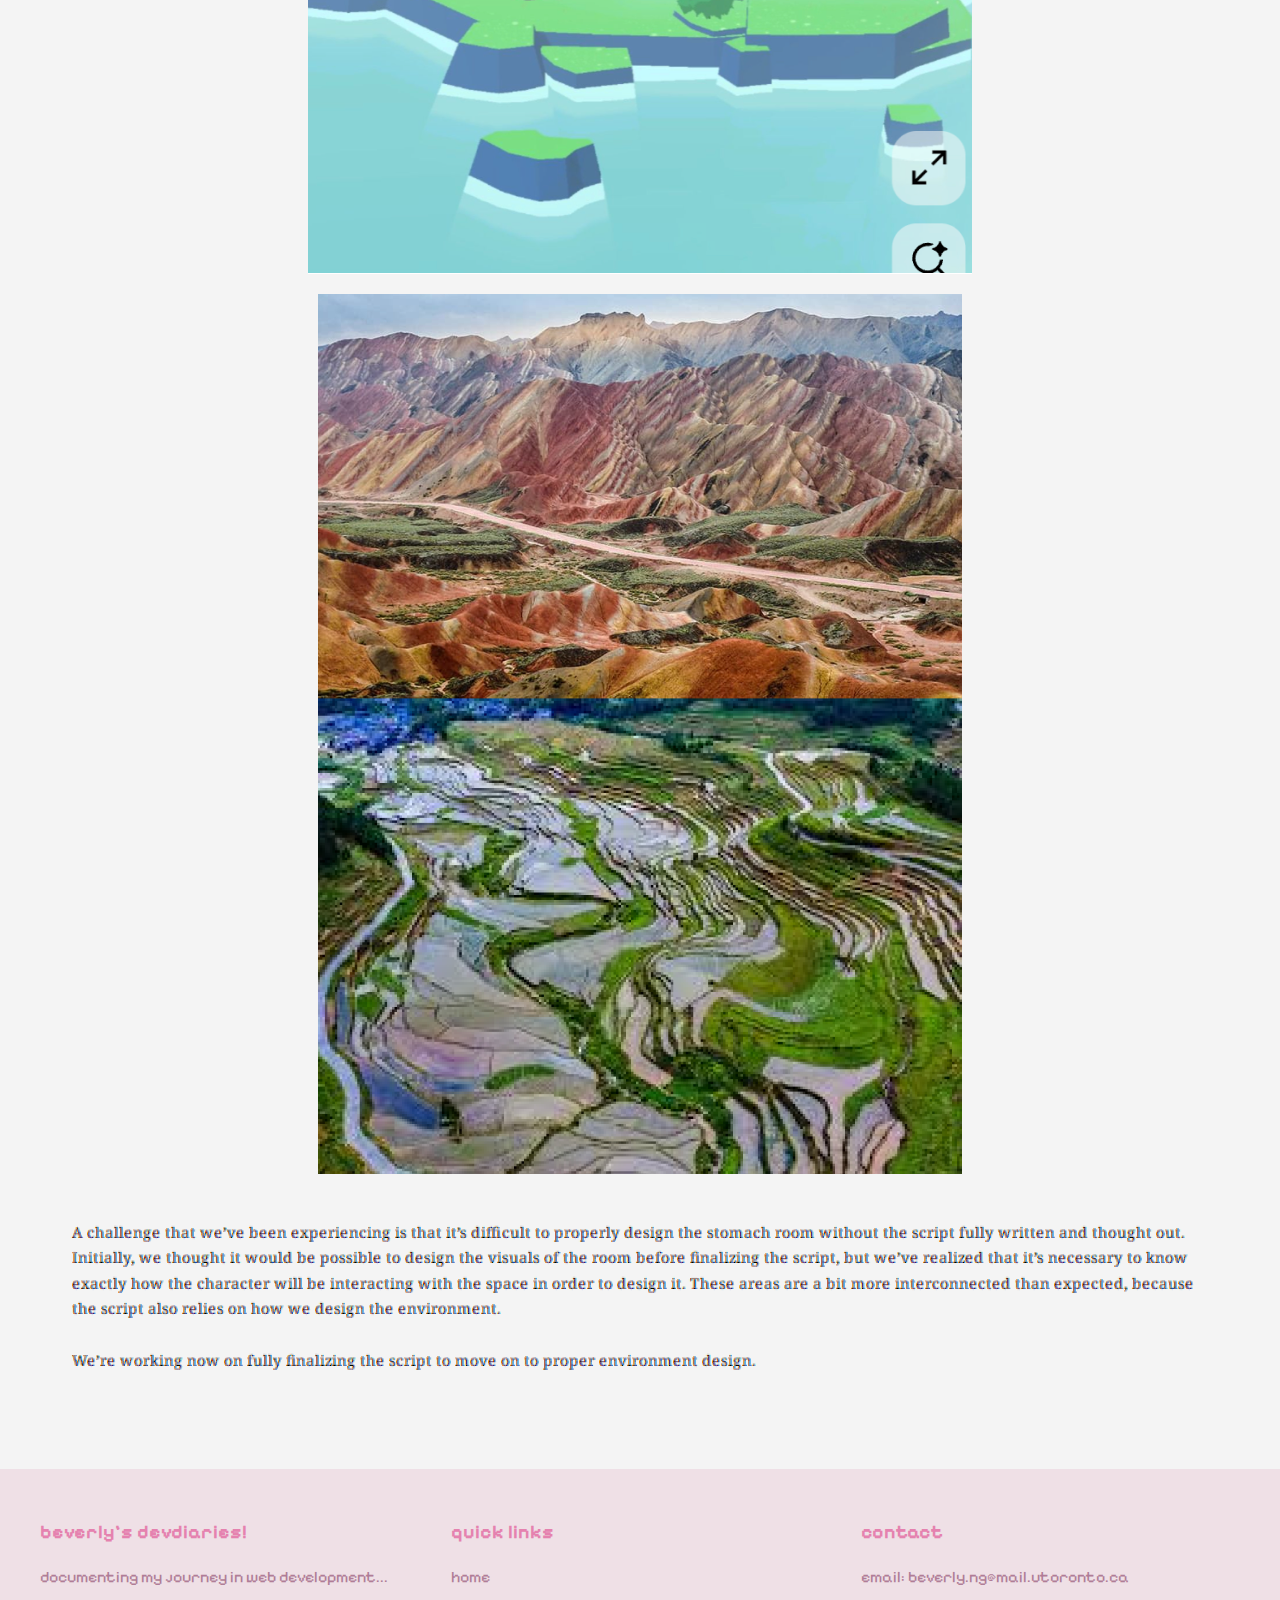
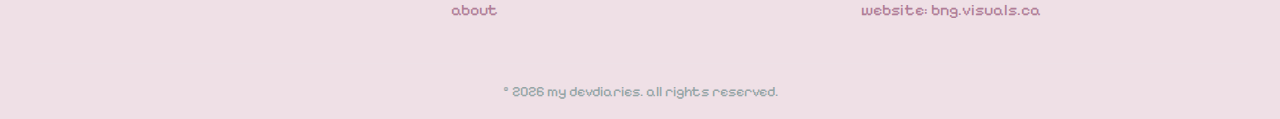
<file: pages/PD-2.html>
<!DOCTYPE html>
<html lang="en">
<head>
    <meta charset="UTF-8">
    <meta name="viewport" content="width=device-width, initial-scale=1.0">
    <title>projectdiaries</title>
    <link rel="stylesheet" href="../style.css">
    <link rel="preconnect" href="https://fonts.googleapis.com">
    <link rel="preconnect" href="https://fonts.gstatic.com" crossorigin>
    <link href="https://fonts.googleapis.com/css2?family=Coral+Pixels&family=Pixelify+Sans:wght@400..700&display=swap" rel="stylesheet">
</head>
<body>
    <header>
        <nav>
            <div class="logo">
                <h1><a href="../index.html">devdiaries</a> </h1>
            </div>
            <ul class="nav-links">
                <li><a href="../index.html">home</a></li>
                <li><a href="about.html">about</a></li>
                <li><a href="projectdiaries.html">project diaries</a></li>
            </ul>
        </nav>
    </header>

    <main>
        <h1>february 12, 2026</h1>

        <h2>dear devdiaries,</h2>
        <p>Currently, we’re in the process of finalizing our script and developing the visual direction of our game. We’ve split our visual design team into two: one environment design team and one character design team. As a part of the environment design team, Raymond and I are working on deciding what the look and feel of the environment will be. This includes the stomach room and the main objects that can be interacted with in the room.
            </p>
        <br>
        <p>Here are a few inspiration images that we liked so far:</p>
     
            <img src="../images/env1.png">
            <img src="../images/env2.png">
            <img src="../images/env3.png">
            
        <br>
        <p>A challenge that we’ve been experiencing is that it’s difficult to properly design the stomach room without the script fully written and thought out. Initially, we thought it would be possible to design the visuals of the room before finalizing the script, but we’ve realized that it’s necessary to know exactly how the character will be interacting with the space in order to design it. These areas are a bit more interconnected than expected, because the script also relies on how we design the environment. 
</p>
<br>
<p>We’re working now on fully finalizing the script to move on to proper environment design. </p>
      
    

        
    </main>

    <footer>
    <div class="footer-content">
      <div class="footer-section">
        <h3>beverly's devdiaries!</h3>
        <p>documenting my journey in web development...</p>
      </div>
      
      <div class="footer-section">
        <h3>quick links</h3>
        <ul>
          <li><a href="../index.html">home</a></li>
          <li><a href="about.html">about</a></li>
        </ul>
      </div>
      
      <div class="footer-section">
        <h3>contact</h3>
        <p>email: beverly.ng@mail.utoronto.ca</p>
        <p>website: <a href="https://bngvisuals.ca/"> bng.visuals.ca </a></p>
      </div>
    </div>
    
    <div class="footer-bottom">
      <p>&copy; 2026 my devdiaries. all rights reserved.</p>
    </div>
  </footer>
</body>
</html>
</file>
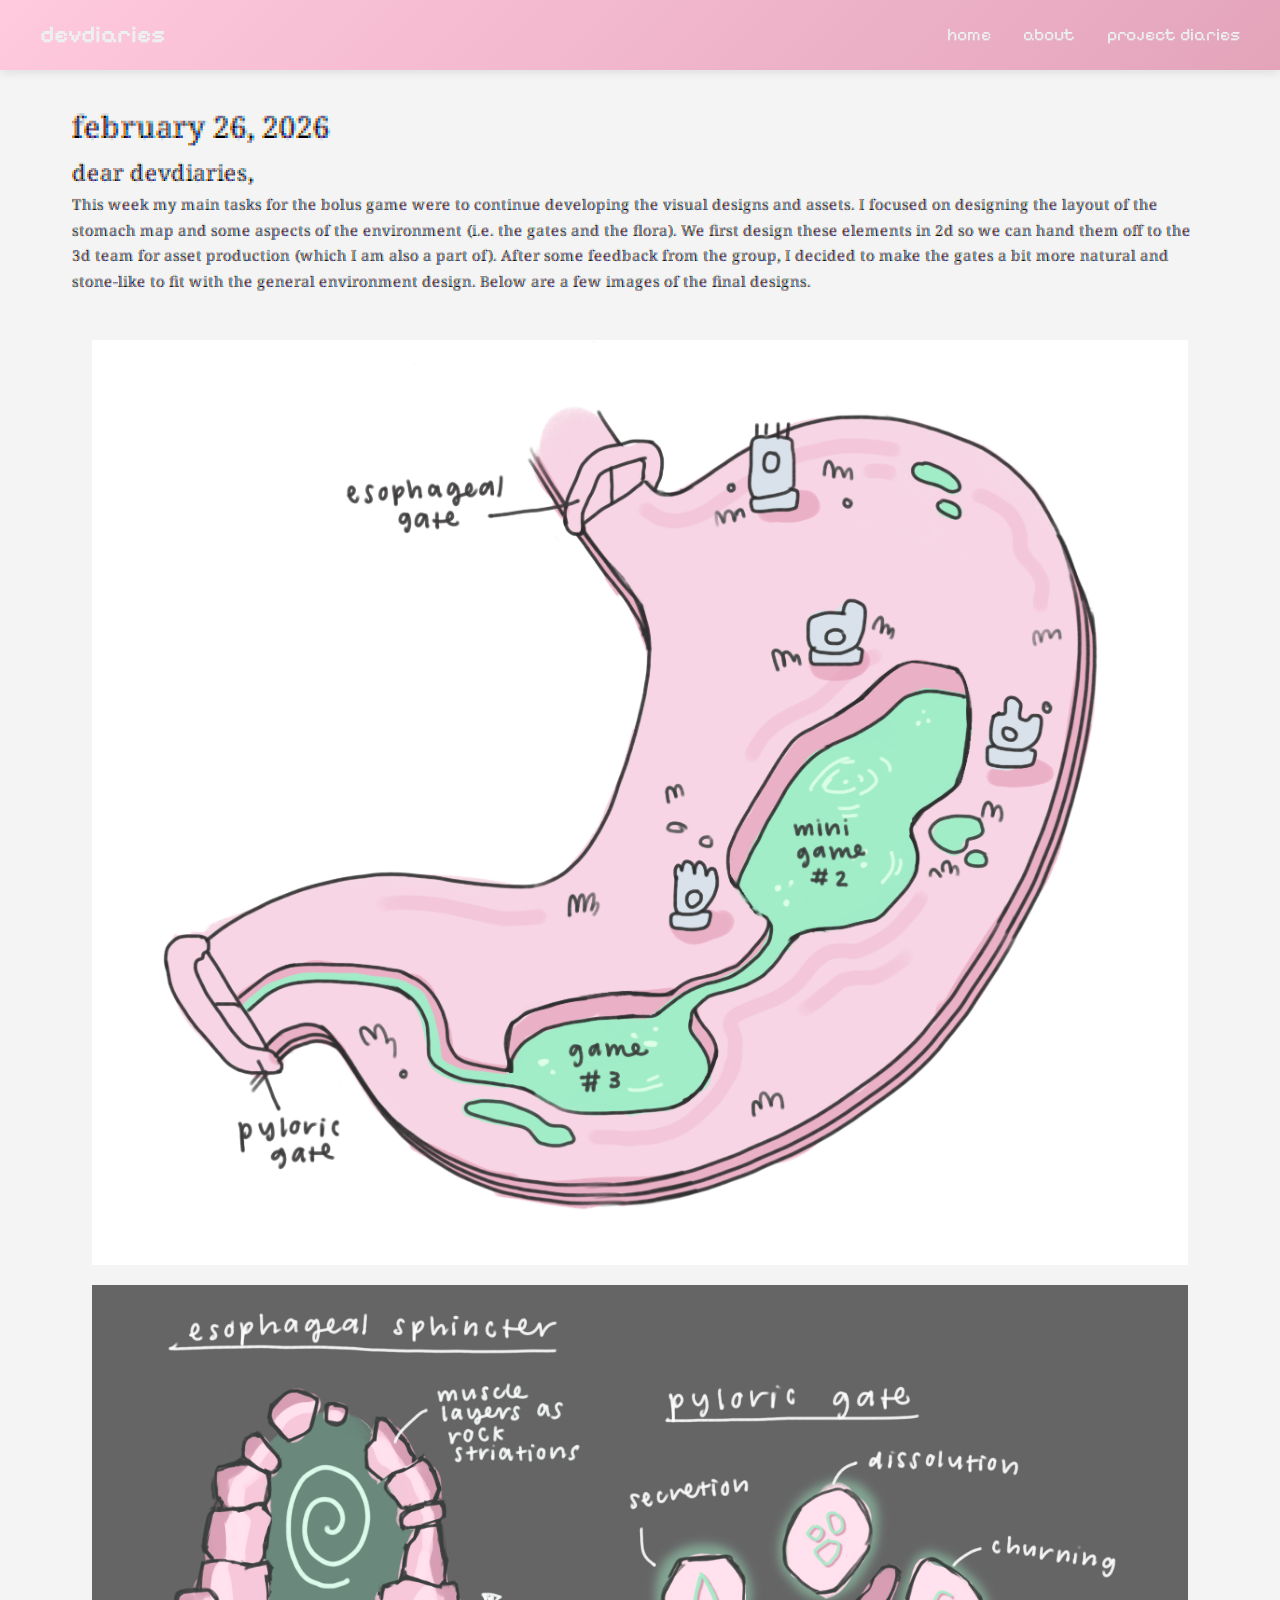
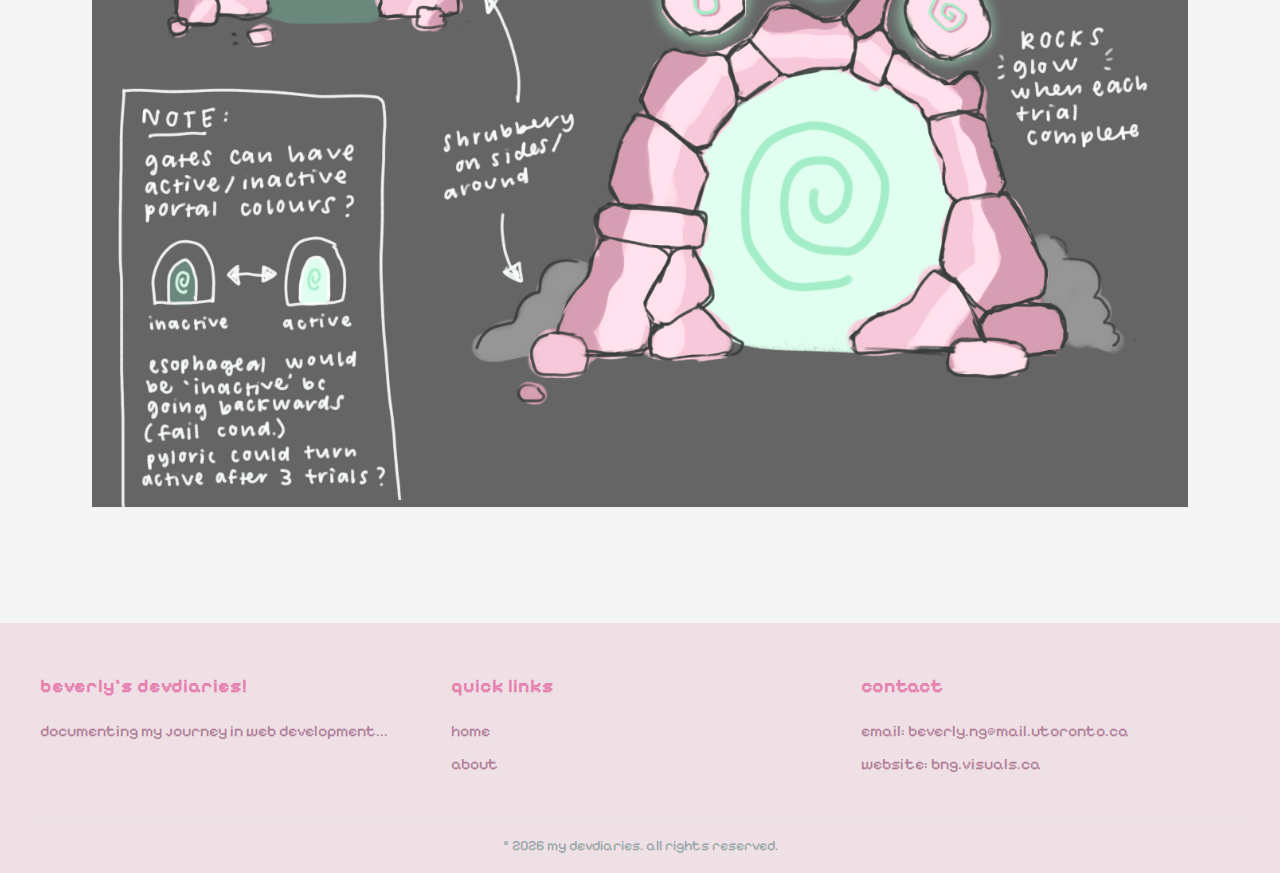
<file: pages/PD-3.html>
<!DOCTYPE html>
<html lang="en">
<head>
    <meta charset="UTF-8">
    <meta name="viewport" content="width=device-width, initial-scale=1.0">
    <title>projectdiaries</title>
    <link rel="stylesheet" href="../style.css">
    <link rel="preconnect" href="https://fonts.googleapis.com">
    <link rel="preconnect" href="https://fonts.gstatic.com" crossorigin>
    <link href="https://fonts.googleapis.com/css2?family=Coral+Pixels&family=Pixelify+Sans:wght@400..700&display=swap" rel="stylesheet">
    <script defer src="../js/include.js"></script>
  </head>
<body>
    <div data-include="../components/header.html"></div>

    <main>
        <h1>february 26, 2026</h1>

        <h2>dear devdiaries,</h2>
        <p>This week my main tasks for the bolus game were to continue developing the visual designs and assets. I focused on designing the layout of the stomach map and some aspects of the environment (i.e. the gates and the flora). We first design these elements in 2d so we can hand them off to the 3d team for asset production (which I am also a part of). After some feedback from the group, I decided to make the gates a bit more natural and stone-like to fit with the general environment design. Below are a few images of the final designs.
            </p>
        <br>
     
            <img src="../images/stomach map copy.png">
            <img src="../images/bolus gates copy.png">
            
      
    

        
    </main>

    <div data-include="../components/footer.html"></div>
</body>
</html>
</file>
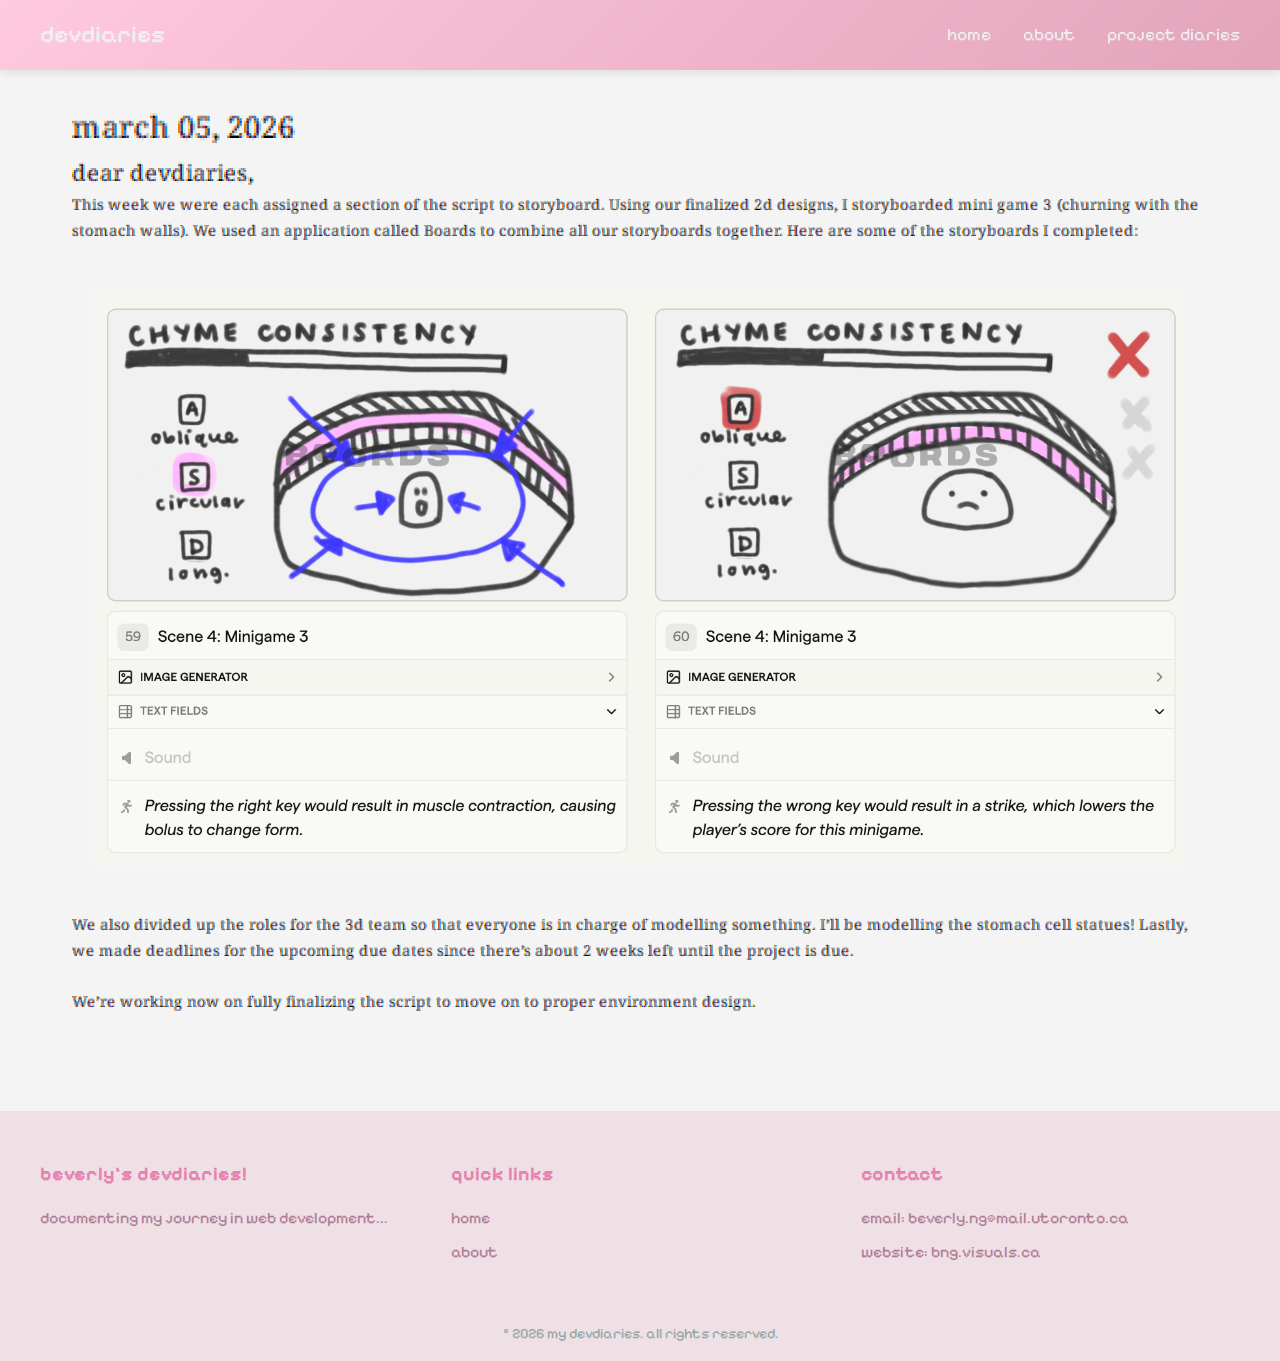
<file: pages/PD-4.html>
<!DOCTYPE html>
<html lang="en">
<head>
    <meta charset="UTF-8">
    <meta name="viewport" content="width=device-width, initial-scale=1.0">
    <title>projectdiaries</title>
    <link rel="stylesheet" href="../style.css">
    <link rel="preconnect" href="https://fonts.googleapis.com">
    <link rel="preconnect" href="https://fonts.gstatic.com" crossorigin>
    <link href="https://fonts.googleapis.com/css2?family=Coral+Pixels&family=Pixelify+Sans:wght@400..700&display=swap" rel="stylesheet">
    <script defer src="../js/include.js"></script>
  </head>
<body>
    <div data-include="../components/header.html"></div>

    <main>
        <h1>march 05, 2026</h1>

        <h2>dear devdiaries,</h2>
        <p>This week we were each assigned a section of the script to storyboard. Using our finalized 2d designs, I storyboarded mini game 3 (churning with the stomach walls). We used an application called Boards to combine all our storyboards together. Here are some of the storyboards I completed:
            </p>
        <br>
     
            <img src="../images/game storyboard.png">
            
        <br>
        <p>We also divided up the roles for the 3d team so that everyone is in charge of modelling something. I’ll be modelling the stomach cell statues! Lastly, we made deadlines for the upcoming due dates since there’s about 2 weeks left until the project is due.  </p>
<br>
<p>We’re working now on fully finalizing the script to move on to proper environment design. </p>
      
    

        
    </main>

    <div data-include="../components/footer.html"></div>
</body>
</html>
</file>
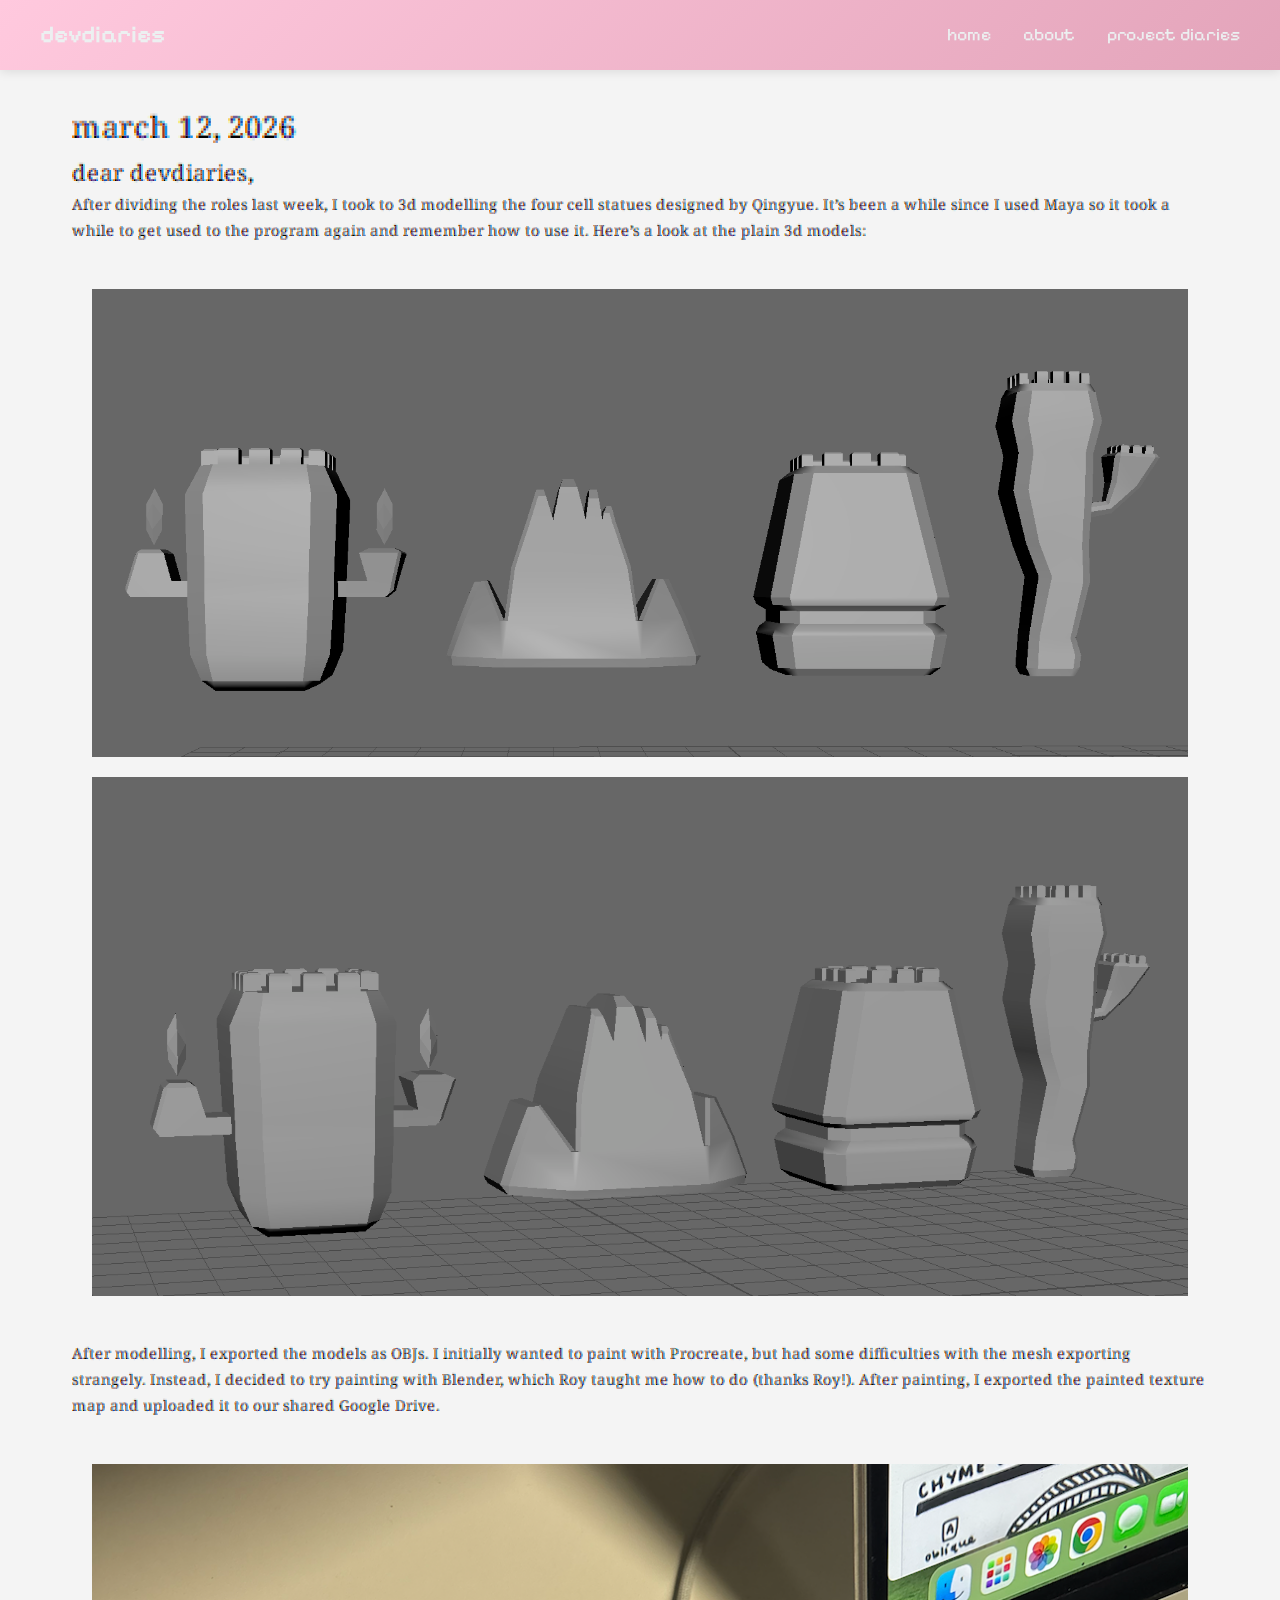
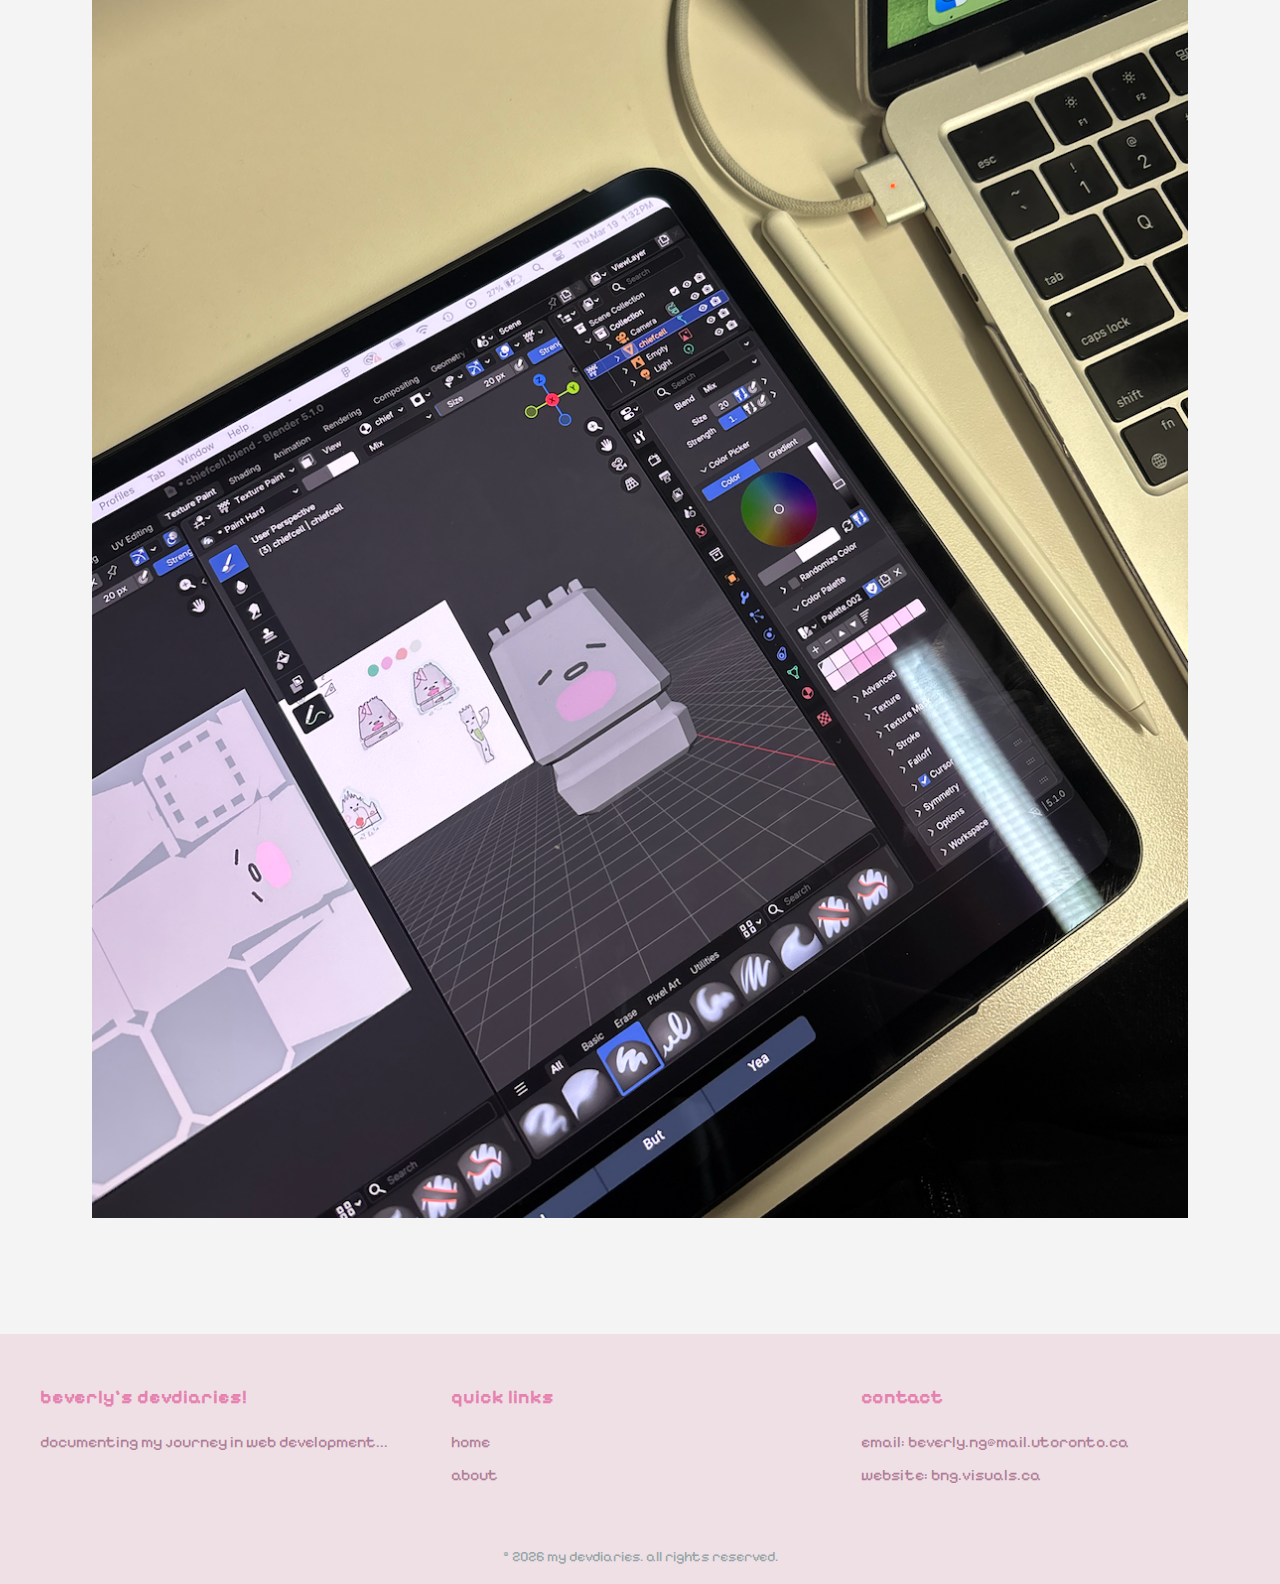
<file: pages/PD-5.html>
<!DOCTYPE html>
<html lang="en">
<head>
    <meta charset="UTF-8">
    <meta name="viewport" content="width=device-width, initial-scale=1.0">
    <title>projectdiaries</title>
    <link rel="stylesheet" href="../style.css">
    <link rel="preconnect" href="https://fonts.googleapis.com">
    <link rel="preconnect" href="https://fonts.gstatic.com" crossorigin>
    <link href="https://fonts.googleapis.com/css2?family=Coral+Pixels&family=Pixelify+Sans:wght@400..700&display=swap" rel="stylesheet">
    <script defer src="../js/include.js"></script>
  </head>
<body>
    <div data-include="../components/header.html"></div>

    <main>
        <h1>march 12, 2026</h1>

        <h2>dear devdiaries,</h2>
        <p>After dividing the roles last week, I took to 3d modelling the four cell statues designed by Qingyue. It’s been a while since I used Maya so it took a while to get used to the program again and remember how to use it. Here’s a look at the plain 3d models:
            </p>
        <br>
     
            <img src="../images/cell-models.png">
            <img src="../images/cell-models2.png">
            
        <br>
        <p>After modelling, I exported the models as OBJs. I initially wanted to paint with Procreate, but had some difficulties with the mesh exporting strangely. Instead, I decided to try painting with Blender, which Roy taught me how to do (thanks Roy!). After painting, I exported the painted texture map and uploaded it to our shared Google Drive.   </p>
<br>

            <img src="../images/texturepaint.png">
      
        
    </main>

    <div data-include="../components/footer.html"></div>
</body>
</html>
</file>
<file: style.css>
img {
    max-width: calc(100% - 40px);
    margin: 20px auto;
    display: block;
    height: auto;
    box-sizing: border-box;
}

css
/* Reset default styles */
* {
  margin: 0;
  padding: 0;
  box-sizing: border-box;
}

/* Header Styling */
header {
  background-color: #2c3e50;
  padding: 1rem 2rem;
  position: sticky;
  top: 0;
  z-index: 100;
}

/* Enhanced Header Styling */
header {
  background: linear-gradient(135deg, #ffc9de 0%, #e3a4ba 100%);
  padding: 1rem 2rem;
  position: sticky;
  top: 0;
  z-index: 100;
  box-shadow: 0 2px 10px rgba(0, 0, 0, 0.1);
}

nav {
  display: flex;
  justify-content: space-between;
  align-items: center;
  max-width: 1200px;
  margin: 0 auto;

}

/* Logo Styling */
.logo h1 {
  color: #feffff;
  font-size: 1.5rem;
  font-weight: 600;
  font-family:"Pixelify Sans"
}

/* Navigation Links */
.nav-links {
  display: flex;
  list-style: none;
  gap: 2rem;
  font-family:"Pixelify Sans"
  
}

.nav-links a {
  color: #ecf0f1;
  text-decoration: none;
  font-size: 1.1rem;
  padding-bottom: 0.25rem;
  border-bottom: 3px solid transparent;
  transition: all 0.3s ease;
}

/* Hover Effects for Navigation Links */
.nav-links a:hover {
  color: #b28ea0;
  border-bottom: 3px solid #b28ea0;
}

/* Active/Current Page Styling */
.nav-links a.active {
  color: #df5f8e;
  border-bottom: 3px solid #df5f8e;
  font-weight: 600;
}

/* Improve spacing and readability */
.nav-links {
  display: flex;
  list-style: none;
  gap: 2rem;
}

/* On smaller screens, reduce gap */
@media (max-width: 768px) {
  .nav-links {
    gap: 1rem;
  }
  
  .nav-links a {
    font-size: 1rem;
  }
  
  .logo h1 {
    font-size: 1.2rem;
  }
}

/* Footer Styling */
footer {
  background-color: #efe0e6;
  color: #b07d97;
  padding: 3rem 2rem 1rem;
  margin-top: 4rem;
  font-family:"Pixelify Sans" ;
}

.footer-content {
  display: flex;
  justify-content: space-around;
  max-width: 1200px;
  margin: 0 auto;
  gap: 2rem;
  flex-wrap: wrap;
}

.footer-section {
  flex: 1;
  min-width: 200px;
}

.footer-section h3 {
  color: #e582af;
  margin-bottom: 1rem;
  font-size: 1.2rem;
}

.footer-section p {
  margin-bottom: 0.5rem;
  line-height: 1.6;
}

.footer-section ul {
  list-style: none;
}

.footer-section ul li {
  margin-bottom: 0.5rem;
}

.footer-section a {
  color: #b07d97;
  text-decoration: none;
  transition: color 0.3s ease;
}

.footer-section a:hover {
  color: #e86dc3;
}

.footer-bottom {
  text-align: center;
  margin-top: 2rem;
  padding-top: 1rem;
  border-top: 1px solid rgba(236, 240, 241, 0.1);
}

.footer-bottom p {
  font-size: 0.9rem;
  color: #95a5a6;
}

/* Main Content Styling */
main {
  max-width: 1200px;
  margin: 0 auto;
  padding: 2rem;
  min-height: calc(100vh - 400px);
}

/* Ensures content doesn't touch edges on small screens */
@media (max-width: 768px) {
  main {
    padding: 1.5rem 1rem;
  }
}

/* Responsive Footer */
@media (max-width: 768px) {
  .footer-content {
    flex-direction: column;
    text-align: center;
  }
  
  .footer-section {
    margin-bottom: 2rem;
  }
  
  footer {
    padding: 2rem 1rem 1rem;
  }
}

/* Body and HTML Setup */
html {
  scroll-behavior: smooth;
}

body {
  font-family: 'Coral Pixels', sans-serif;
  line-height: 1.6;
  color: #333;
  background-color: #f4f4f4;
  min-height: 100vh;
  display: flex;
  flex-direction: column;
}

/* Make main content grow to push footer down */
main {
  flex: 1;
  max-width: 1200px;
  margin: 0 auto;
  padding: 2rem;
  width: 100%;
}

/* Gallery Section */
.gallery {
  margin-top: 4rem;
}

.gallery h2 {
  text-align: center;
  font-size: 2.5rem;
  margin-bottom: 3rem;
  color: #2c3e50;
}

/* CSS Grid Layout - 2 Column Grid */
.gallery-grid {
  display: grid;
  grid-template-columns: repeat(2, 1fr);
  gap: 2rem;
  max-width: 1000px;
  margin: 0 auto;
}

/* Gallery Item Styling */
.gallery-item {
  position: relative;
  overflow: hidden;
  border-radius: 8px;
  box-shadow: 0 4px 6px rgba(0, 0, 0, 0.1);
  transition: transform 0.3s ease, box-shadow 0.3s ease;
  cursor: pointer;
}

.gallery-item:hover {
  transform: translateY(-5px);
  box-shadow: 0 8px 15px rgba(0, 0, 0, 0.2);
}

.gallery-item img {
  width: 100%;
  height: 300px;
  object-fit: cover;
  display: block;
}

.gallery-item a {
  text-decoration: none;
  color: inherit;
  display: block;
}


.gallery-overlay h3 {
  text-align: center;
  font-size: 1.5rem;
} 

@media (max-width: 768px) {
  .gallery-grid {
    grid-template-columns: 1fr;
    gap: 1.5rem;
  }
  
  .gallery h2 {
    font-size: 2rem;
  }
  
  .gallery-item img {
    height: 250px;
  }
}

@media (min-width: 769px) and (max-width: 1024px) {
  .gallery-grid {
    gap: 1.5rem;
  }
}

/* Hero Section */
.hero {
  text-align: center;
  padding: 5rem 2rem;
  background-color:#fdeaef;
  border-radius: 12px;
  margin-bottom: 3rem;
}

.hero h1 {
  font-size: 3rem;
  margin-bottom: 1rem;
  color: white;
}

.hero p {
  font-size: 1.3rem;
  max-width: 600px;
  margin: 0 auto;
  color: #ecf0f1;
}

@media (max-width: 768px) {
  .hero h1 {
    font-size: 2rem;
  }
  
  .hero p {
    font-size: 1.1rem;
  }
  
  .hero {
    padding: 3rem 1.5rem;
  }
}

.logo a {
  color: #ecf0f1;
  text-decoration: none;
  font-size: 1.5rem;
  padding-bottom: 0.25rem;
  border-bottom: 3px solid transparent;
  transition: all 0.3s ease;
}

.sticker-grid {
  display: flex;
  justify-content: center;
  max-width: 100%;
  padding-top: rem;
}

.stickerbutton {
  position: relative;
  overflow: hidden;
  cursor: pointer;
}

.stickerbutton h2 {
  text-align: center;
  font-size: 1.5rem;
  margin-bottom: 3rem;
}
  
.stickerbutton img {
  max-height: 280px;
}

SLIDES
/* Reset */
* {
  margin: 0;
  padding: 0;
  box-sizing: border-box;
}
 
/* Slideshow container */
.slideshow {
  position: relative; /* Parent for absolute children */
  width: 1300px; /* Adjust based on your needs */
  height: 880px; /* Adjust based on your needs */
  margin: 2rem auto;
  border-radius: 8px; /* Optional: rounded corners */

}

/* Slides container */
.slides-container {
  position: relative;
  width: 100%;
  height: 100%;
}
 
/* Individual slides */
.slide {
  position: absolute;
  top: 0;
  left: 0;
  width: 100%;
  height: 100%;
  opacity: 0; /* Hide slides by default */
  transition: opacity 0.5s ease-in-out; /* Smooth fade transition */
}
 
/* Show active slide */
#slide1:checked ~ .slides-container .slide-1,
#slide2:checked ~ .slides-container .slide-2,
#slide3:checked ~ .slides-container .slide-3,
#slide4:checked ~ .slides-container .slide-4 {
  opacity: 1; /* Make active slide visible */
  z-index: 1; /* Ensure active slide is on top */
}
 
/* Style slide images */
.slide img {
  width: 100%;
  height: 100%;
  object-fit: cover; /* Cover container without distortion */
}

/* Base button styles */
.prev, .next {
  position: absolute;
  top: 50%;
  transform: translateY(-50%); /* Center vertically */
  background: rgb(255, 255, 255); /* Semi-transparent background */
  color: rgb(0, 0, 0);
  border: none;
  padding: 1rem;
  font-size: 1.5rem;
  cursor: pointer;
  z-index: 10; /* Ensure buttons are above slides */
  transition: background 0.3s ease;
  display: none; /* Hide buttons by default */
}
 
/* Show buttons only for active slide */
#slide1:checked ~ .prev-1,
#slide1:checked ~ .next-1,
#slide2:checked ~ .prev-2,
#slide2:checked ~ .next-2,
#slide3:checked ~ .prev-3,
#slide3:checked ~ .next-3,
#slide4:checked ~ .prev-4,
#slide4:checked ~ .next-4 {
  display: block; /* Show buttons when their slide is active */
}
 
/* Position buttons */
.prev { left: 0; }
.next { right: 0; }
 
/* Hover effect */
.prev:hover, .next:hover {
  background: rgba(209, 209, 209, 0.8);
}
 
/* Optional: Style button arrows */
.prev::before, .next::before {
  font-weight: bold;
}

      /* make video responsive and centered */
      .videoloop{ display:flex; justify-content:center; align-items:center; width:100%; }
      .videoloop video{
        max-width:100%;
        width:auto; /* allow the video to scale down but not stretch to fill container */
        height:auto;
        max-height:80vh;
        display:block;
        margin:0 auto;
      }
    


/* Basic reset */
* {
 margin: 0;
 padding: 0;
 box-sizing: border-box;
}

/* Main 2-column layout */
.scrolly-container {
 display: flex;
 min-height: 100vh;
}


/* Left side (visual stage) */
/* Left side (visual stage) */
.visual-column {
 position: fixed;
 left: 0;
 top: 0;
 width: 50%;
 height: 100vh;
 background: white;
 padding: 24px;
}



/* Right side (story) */
.text-column {
 margin-top: 20px;
  margin-left: 50%;
 width: 50%;
 padding: 24px;
 background: #efefef;
}

.visual-stack {
 position: relative;
 width: 100%;
 height: 100%;
}


/* Each visual sits on top of each other */
.visual {
 position: absolute;
 inset: 0;
 opacity: 0;
 transition: opacity 0.7s ease;
 display: flex;
 align-items: center;
 justify-content: center;
}


/* The active one shows */
.visual.active {
 opacity: 1;
}


.visual img {
 max-width: 90%;
 max-height: 90%;
 object-fit: contain;
}

.story-step {
  min-height: 90vh;
 padding: 40px 0;
}


.story-step h2 {
 font-size: 32px;
 margin-bottom: 16px;
}


.story-step p {
 font-size: 18px;
 margin-bottom: 12px;
}


.spacer {
 height: 20vh;
}

/* Makes image container a positioning reference */
.image-stage {
 position: relative;
 display: inline-block;
}


/* Ensure main image behaves predictably */
.main-image {
 display: block;
 max-width: 90%;
 max-height: 90%;
 object-fit: contain;
}


/* Hotspot container sits on top of image */
.hotspot {
 position: absolute;


 /* MOVE THESE VALUES TO POSITION HOTSPOT */
 left: 60%;
 top: 40%;


 transform: translate(-50%, -50%);
 cursor: pointer;
 z-index: 5;
}


/* Size of hotspot icon */
.hotspot-icon {
 width: 36px;
 height: 36px;
 display: block;
}

/* Label styling */
.hotspot-label {
 position: absolute;
 left: 120%; /* places it to the right of icon */
 top: 50%;
 transform: translateY(-50%);


 width: 220px;
 padding: 10px 12px;


 background: rgba(255, 255, 255, 0.95);
 border-radius: 12px;
 box-shadow: 0 10px 25px rgba(0,0,0,0.2);


 font-size: 14px;
 line-height: 1.4;


 opacity: 0;
 pointer-events: none; /* prevents flicker */
 transition: opacity 0.25s ease;
}


/* THE MAGIC: reveal on hover */
.hotspot:hover .hotspot-label {
 opacity: 1;
}

/* Hotspot container sits on top of image */
.hotspot {
 position: absolute;


 /* MOVE THESE VALUES TO POSITION HOTSPOT */
 left: 60%;
 top: 48%;


 transform: translate(-50%, -50%);
 cursor: pointer;
 z-index: 5;
}
</file>
